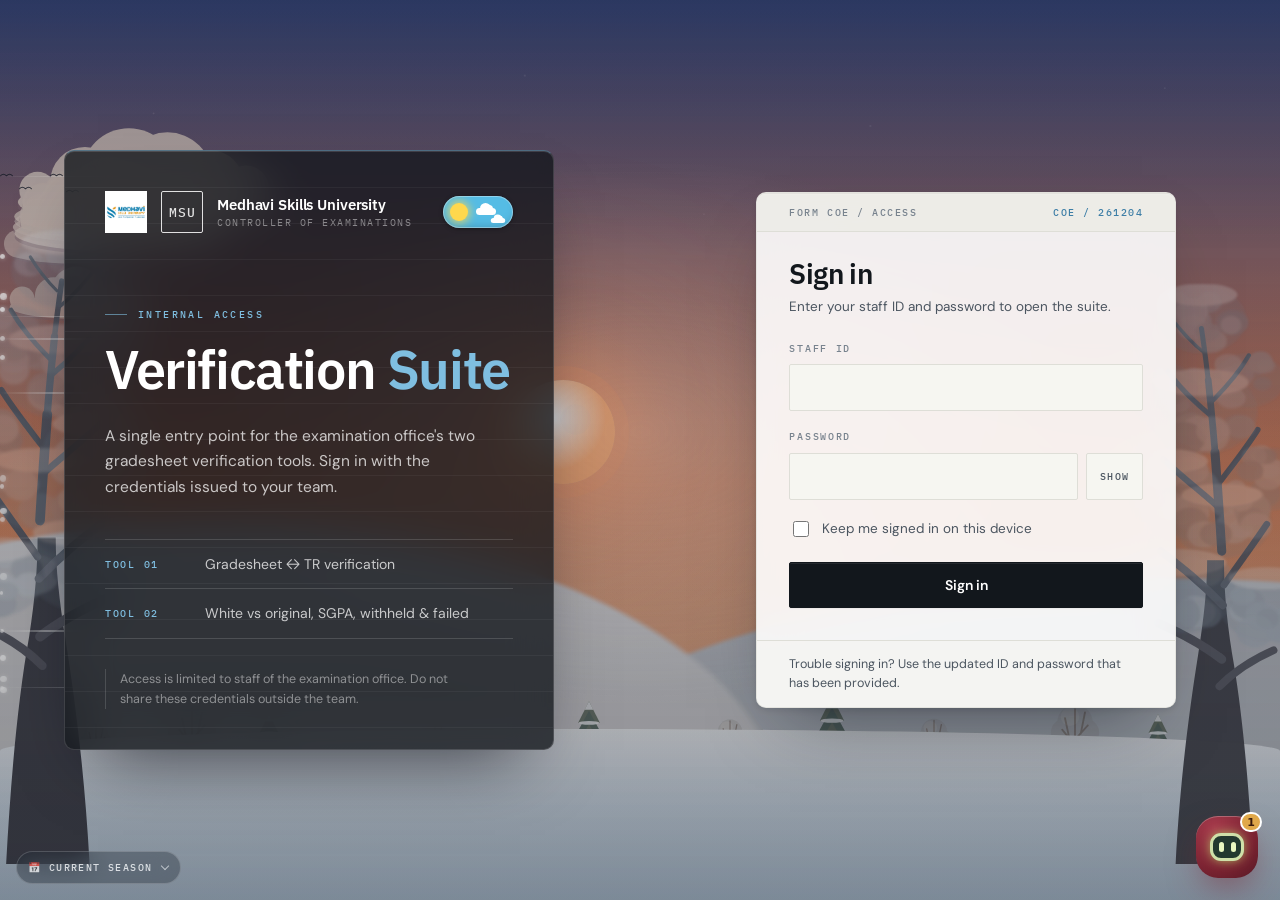
<file: index.html>
<!DOCTYPE html>
<html lang="en">
<head>
<meta charset="utf-8">
<meta name="viewport" content="width=device-width, initial-scale=1">
<title>Verification Suite — Controller of Examinations</title>
<meta name="description" content="Entry point for the examination verification tools used by the Controller of Examinations office.">
<meta name="robots" content="noindex, nofollow">
<meta name="color-scheme" content="light dark">

<!-- Theme is applied before first paint so the page never flashes the wrong mode. -->
<script>
(function () {
  try {
    var stored = localStorage.getItem("vsuite.theme");
    /* Light is the default. The system preference is no longer used, so a
       first visit always opens in light mode; dark is only applied when the
       user has chosen it before with the toggle. */
    var theme = (stored === "dark" || stored === "light") ? stored : "light";
    document.documentElement.setAttribute("data-theme", theme);
  } catch (e) {
    document.documentElement.setAttribute("data-theme", "light");
  }
})();
</script>

<link rel="preconnect" href="https://fonts.googleapis.com">
<link rel="preconnect" href="https://fonts.gstatic.com" crossorigin>
<link href="https://fonts.googleapis.com/css2?family=DM+Sans:wght@400;500;600;700&family=IBM+Plex+Mono:wght@400;500;600&family=IBM+Plex+Sans:wght@400;500;600;700&display=swap" rel="stylesheet">
<link rel="stylesheet" href="style.css">
<!-- seasonal background layer (add-on, loads after style.css so it can tint the accent) -->
<link rel="stylesheet" href="season.css">
</head>
<script src="mirage-companion-widget.js" defer></script>
<body class="is-booting">

<!-- ============================================================
     BOOT GATE — shown while the session check runs.
     Neither the login screen nor the portal is rendered until
     script.js decides which one to show.
     ============================================================ -->
<div class="boot" id="boot" role="status" aria-live="polite">
  <span class="boot__mark" aria-hidden="true"></span>
  <p class="boot__text">Checking session</p>
</div>


<!-- ============================================================
     SIGN-IN
     ============================================================ -->
<main class="auth" id="login" hidden>

  <section class="auth__brand">
    <div class="auth__brandInner">

      <div class="auth__top">
        <div class="brandmark">
          <img src="assets/logo.png" alt="" class="brandmark__img" data-logo>
          <span class="brandmark__fallback" data-logo-fallback hidden aria-hidden="true">MSU</span>
          <span class="brandmark__text">
            <strong data-org-name>Medhavi Skills University</strong>
            <span data-org-unit>Controller of Examinations</span>
          </span>
        </div>

        <button type="button" class="theme-toggle theme-toggle--onSlab" data-theme-toggle
                role="switch" aria-checked="false" aria-label="Dark theme" title="Switch to dark theme">
          <span class="sky" aria-hidden="true">
            <span class="sky__stars"><i></i><i></i><i></i><i></i><i></i></span>
            <span class="sky__sun"></span>
            <span class="sky__moon"></span>
            <span class="sky__cloud sky__cloud--1"></span>
            <span class="sky__cloud sky__cloud--2"></span>
          </span>
        </button>
      </div>

      <p class="auth__label">Internal access</p>

      <h1 class="auth__title">Verification <em>Suite</em></h1>

      <p class="auth__lede">
        A single entry point for the examination office's two gradesheet
        verification tools. Sign in with the credentials issued to your team.
      </p>

      <dl class="auth__facts">
        <div>
          <dt>Tool 01</dt>
          <dd>Gradesheet ↔ TR verification</dd>
        </div>
        <div>
          <dt>Tool 02</dt>
          <dd>White vs original, SGPA, withheld &amp; failed</dd>
        </div>
      </dl>

      <p class="auth__note">
        Access is limited to staff of the examination office. Do not share
        these credentials outside the team.
      </p>
    </div>
  </section>

  <section class="auth__panel">
    <div class="slip" id="slip">
      <header class="slip__head">
        <span class="slip__form">Form COE&nbsp;/ Access</span>
        <span class="slip__serial" data-serial>—</span>
      </header>

      <h2 class="slip__title">Sign in</h2>
      <p class="slip__sub">Enter your staff ID and password to open the suite.</p>

      <form class="form" id="loginForm" novalidate>
        <div class="field">
          <label for="userId">Staff ID</label>
          <input type="text" id="userId" name="userId"
                 autocomplete="username" autocapitalize="none"
                 spellcheck="false" required
                 aria-describedby="formError">
        </div>

        <div class="field">
          <label for="password">Password</label>
          <div class="field__row">
            <input type="password" id="password" name="password"
                   autocomplete="current-password" required
                   aria-describedby="formError">
            <button type="button" class="reveal-btn" id="togglePassword"
                    aria-pressed="false" aria-label="Show password">Show</button>
          </div>
        </div>

        <label class="check">
          <input type="checkbox" id="keepSignedIn">
          <span>Keep me signed in on this device</span>
        </label>

        <p class="form__error" id="formError" role="alert" hidden></p>

        <button type="submit" class="btn btn--primary btn--block" id="submitBtn">
          <span class="btn__label">Sign in</span>
        </button>
      </form>

      <p class="slip__foot">
        Trouble signing in? Use the updated ID and password that has been provided.
      </p>

      <!-- authentication confirmation state (id, class and .is-on hook unchanged) -->
      <div class="stamp" id="stamp" aria-hidden="true">
        <div class="stamp__ink">
          <span class="stamp__sigil" aria-hidden="true">
            <svg viewBox="0 0 46 46" fill="none" xmlns="http://www.w3.org/2000/svg">
              <circle cx="23" cy="23" r="21" stroke="currentColor" stroke-width="1" opacity=".18"/>
              <circle class="stamp__ring" cx="23" cy="23" r="21" stroke="currentColor" stroke-width="1.25"
                      stroke-linecap="round" transform="rotate(-90 23 23)"/>
              <path class="stamp__tick" d="M15 23.4 L20.6 29 L31 18.6" stroke="currentColor"
                    stroke-width="1.6" stroke-linecap="square" stroke-linejoin="miter"/>
            </svg>
          </span>
          <span class="stamp__word">Authenticated</span>
          <span class="stamp__line">Verification complete</span>
          <span class="stamp__meta" data-stamp-time></span>
        </div>
      </div>
    </div>
  </section>
</main>


<!-- ============================================================
     PORTAL (protected)
     ============================================================ -->
<div class="app" id="app" hidden>

  <header class="site-header" id="siteHeader">
    <div class="wrap site-header__inner">
      <a class="brandmark brandmark--sm" href="#overview">
        <img src="assets/logo.png" alt="" class="brandmark__img" data-logo>
        <span class="brandmark__fallback" data-logo-fallback hidden aria-hidden="true">MSU</span>
        <span class="brandmark__text">
          <strong>Verification Suite</strong>
          <span data-org-unit>Controller of Examinations</span>
        </span>
      </a>

      <nav class="nav" id="primaryNav" aria-label="Sections">
        <a href="#overview" class="nav__link" data-nav>Overview</a>
        <a href="#tools" class="nav__link" data-nav>Tools</a>
        <a href="#workflow" class="nav__link" data-nav>How it works</a>
        <a href="#about" class="nav__link" data-nav>About</a>
      </nav>

      <button type="button" class="theme-toggle" data-theme-toggle
              role="switch" aria-checked="false" aria-label="Dark theme" title="Switch to dark theme">
        <span class="sky" aria-hidden="true">
          <span class="sky__stars"><i></i><i></i><i></i><i></i><i></i></span>
          <span class="sky__sun"></span>
          <span class="sky__moon"></span>
          <span class="sky__cloud sky__cloud--1"></span>
          <span class="sky__cloud sky__cloud--2"></span>
        </span>
      </button>

      <div class="site-header__user">
        <span class="userchip" title="Signed in">
          <span class="userchip__dot" aria-hidden="true"></span>
          <span data-current-user>—</span>
        </span>
        <button type="button" class="btn btn--ghost btn--sm" id="logoutBtn">Sign out</button>
      </div>

      <button type="button" class="menu-btn" id="menuBtn"
              aria-expanded="false" aria-controls="mobileNav" aria-label="Open menu">
        <span aria-hidden="true"></span>
      </button>
    </div>

    <div class="mobile-nav" id="mobileNav" hidden>
      <a href="#overview" class="mobile-nav__link" data-nav>Overview</a>
      <a href="#tools" class="mobile-nav__link" data-nav>Tools</a>
      <a href="#workflow" class="mobile-nav__link" data-nav>How it works</a>
      <a href="#about" class="mobile-nav__link" data-nav>About</a>
      <div class="mobile-nav__foot">
        <span class="userchip"><span class="userchip__dot" aria-hidden="true"></span><span data-current-user>—</span></span>
        <button type="button" class="btn btn--ghost btn--sm" data-logout>Sign out</button>
      </div>
    </div>
  </header>

  <main>

    <!-- HERO -->
    <section class="hero" id="overview">
      <div class="wrap hero__grid">
        <div class="hero__copy reveal">
          <p class="eyebrow"><span>01</span> Overview</p>
          <h1 class="hero__title">
            <span class="hero__titleLine">Two verification tools for</span>
            <em>examination records.</em>
          </h1>
          <p class="hero__lede">
            The suite brings together the checks the examination office runs on
            gradesheets: comparing issued PDFs against the tabulated result,
            comparing white-background copies against sealed originals, and
            re-deriving the numbers printed on each sheet. Each tool runs on its
            own and produces an Excel report you can download.
          </p>
          <div class="hero__actions">
            <a href="#tools" class="btn btn--primary">Go to the tools <span aria-hidden="true">→</span></a>
            <a href="#workflow" class="btn btn--quiet">How it works</a>
          </div>

          <dl class="hero__meta">
            <div>
              <dt>Tools</dt>
              <dd>02</dd>
            </div>
            <div>
              <dt>Output</dt>
              <dd>Excel report</dd>
            </div>
            <div>
              <dt>Runs</dt>
              <dd>In your browser</dd>
            </div>
          </dl>
        </div>

        <!-- signature: a specimen comparison record -->
        <aside class="specimen reveal" aria-label="Illustration of a field-by-field comparison">
          <div class="specimen__head">
            <span>Specimen — field comparison</span>
            <span class="specimen__key" aria-hidden="true">TR · PDF</span>
          </div>

          <div class="specimen__cols" aria-hidden="true">
            <span>Field</span>
            <span>Tabulated result</span>
            <span>Gradesheet</span>
            <span></span>
          </div>

          <ul class="specimen__rows">
            <li class="ok"><span class="specimen__field">Registration No.</span><span class="specimen__val">23BSC0148</span><span class="specimen__val specimen__val--b">23BSC0148</span><span class="specimen__mark" aria-hidden="true">✓</span></li>
            <li class="ok"><span class="specimen__field">Credit structure</span><span class="specimen__val">3-0-0</span><span class="specimen__val specimen__val--b">3-0-0</span><span class="specimen__mark" aria-hidden="true">✓</span></li>
            <li class="bad"><span class="specimen__field">SGPA</span><span class="specimen__val">7.6</span><span class="specimen__val specimen__val--b">7.60</span><span class="specimen__mark" aria-hidden="true">✕</span></li>
            <li class="ok"><span class="specimen__field">Total credit points</span><span class="specimen__val">218</span><span class="specimen__val specimen__val--b">218</span><span class="specimen__mark" aria-hidden="true">✓</span></li>
            <li class="bad"><span class="specimen__field">Mother's name</span><span class="specimen__val">Sunita Devi</span><span class="specimen__val specimen__val--b">blank</span><span class="specimen__mark" aria-hidden="true">✕</span></li>
            <li class="ok"><span class="specimen__field">Course code</span><span class="specimen__val">MTL100 [T]</span><span class="specimen__val specimen__val--b">MTL100 [T]</span><span class="specimen__mark" aria-hidden="true">✓</span></li>
          </ul>

          <div class="specimen__tally" aria-hidden="true">
            <span class="specimen__tallyOk">04 matched</span>
            <span class="specimen__tallyBad">02 flagged</span>
          </div>

          <p class="specimen__foot">
            Every difference is written to the report with the field, both values
            and the kind of difference found.
          </p>
        </aside>
      </div>
    </section>

    <!-- TOOLS -->
    <section class="section section--tools" id="tools">
      <div class="wrap">
        <header class="section__head reveal">
          <p class="eyebrow"><span>02</span> Tools</p>
          <h2 class="section__title">Choose a <em>verification tool</em></h2>
          <p class="section__lede">
            The two tools are separate applications. Opening one does not affect
            the other, and you can come back here to switch at any time.
          </p>
        </header>

        <div class="tools">

          <!-- TOOL 01 -->
          <article class="tool tool--primary reveal">
            <div class="tool__index" aria-hidden="true">01</div>
            <div class="tool__body">
              <p class="tool__kicker">Gradesheet ↔ tabulated result</p>
              <h3 class="tool__name">Marksheet vs TR Verification</h3>
              <p class="tool__desc">
                Loads the TR spreadsheet and a batch of gradesheet PDFs, pairs
                them on registration number, and reports every field that does
                not agree — identity block, subject table, credit structure,
                marks and totals — in one Excel workbook.
              </p>

              <ul class="tool__badges" aria-hidden="true">
                <li>TR → PDF</li>
                <li>Match</li>
                <li>Course codes</li>
                <li>Marks</li>
                <li>Credits</li>
                <li>Excel report</li>
              </ul>

              <ul class="tool__list">
                <li>Reads the TR from a chosen worksheet; TR layout is auto-detected, with a manual override for the three known formats.</li>
                <li>Handles the transcript identity formats in use, including sheets without an ABC ID row, which are reported as N/A rather than blank.</li>
                <li>Checks subject rows by course code, falling back to course name, and flags duplicate or mispaired courses.</li>
                <li>Re-derives maximum marks, total credits, total credit points and the credit structure, then compares them with what the sheet prints.</li>
                <li>Runs several hundred PDFs in one pass, keeps going in a background tab, and lists any file with no readable text layer.</li>
              </ul>

              <a class="btn btn--primary tool__cta" data-tool="allInOne" href="#" rel="noopener">
                Open Marksheet vs TR Verification <span aria-hidden="true">→</span>
              </a>
            </div>
          </article>

          <!-- TOOL 02 -->
          <article class="tool tool--secondary reveal">
            <div class="tool__index" aria-hidden="true">02</div>
            <div class="tool__body">
              <p class="tool__kicker">Four checks in one toolkit</p>
              <h3 class="tool__name">White vs Original Verification</h3>
              <p class="tool__desc">
                A toolkit built around the white-background versus sealed-original
                comparison, with three related checks that use the same PDFs and
                TR. Each check produces its own numbered Excel report.
              </p>

              <ul class="tool__badges" aria-hidden="true">
                <li>White ↔ original</li>
                <li>SGPA</li>
                <li>Percentage</li>
                <li>Withheld</li>
                <li>Failed</li>
              </ul>

              <ul class="tool__modules">
                <li>
                  <span class="tool__moduleName">White vs original</span>
                  <span class="tool__moduleText">Pairs the two sets on registration number, then compares every identity field, course row, total, summary value and the publication date.</span>
                </li>
                <li>
                  <span class="tool__moduleName">SGPA &amp; percentage</span>
                  <span class="tool__moduleText">Recomputes percentage and SGPA from each sheet's own rows, along with row credit points, column totals and maximum marks.</span>
                </li>
                <li>
                  <span class="tool__moduleName">Withheld students</span>
                  <span class="tool__moduleText">Reads the TR and lists students whose grace cell carries a W, exporting every grace cell with its Excel row number.</span>
                </li>
                <li>
                  <span class="tool__moduleName">Failed candidates</span>
                  <span class="tool__moduleText">Pulls failed candidates from the PDFs, the TR, or both, and cross-checks the two lists to show who was found by only one source.</span>
                </li>
              </ul>

              <a class="btn btn--primary tool__cta" data-tool="whiteVsOriginal" href="#" rel="noopener">
                Open White vs Original <span aria-hidden="true">→</span>
              </a>
            </div>
          </article>

        </div>
      </div>
    </section>

    <!-- WORKFLOW -->
    <section class="section section--workflow" id="workflow">
      <div class="wrap">
        <header class="section__head reveal">
          <p class="eyebrow"><span>03</span> How it works</p>
          <h2 class="section__title">From sign-in to <em>report</em></h2>
        </header>

        <ol class="steps">
          <li class="step reveal">
            <span class="step__num">01</span>
            <h3 class="step__title">Sign in</h3>
            <p>Use the ID issued to the examination office team. Your session stays open in this browser until you sign out or it expires.</p>
          </li>
          <li class="step reveal">
            <span class="step__num">02</span>
            <h3 class="step__title">Pick the tool</h3>
            <p>Marksheet vs TR for gradesheets against the tabulated result; White vs Original for copy-to-copy comparison and the SGPA, withheld and failed checks.</p>
          </li>
          <li class="step reveal">
            <span class="step__num">03</span>
            <h3 class="step__title">Load the files and run</h3>
            <p>Add the TR workbook and the PDFs inside the tool, choose the format options if auto-detection needs a correction, then run the check.</p>
          </li>
          <li class="step reveal">
            <span class="step__num">04</span>
            <h3 class="step__title">Download and come back</h3>
            <p>Save the Excel report, then return to this page whenever you need the other tool. The two applications keep their own state.</p>
          </li>
        </ol>
      </div>
    </section>

    <!-- ABOUT / NOTICE -->
    <section class="section section--about" id="about">
      <div class="wrap about">
        <div class="about__col reveal">
          <p class="eyebrow"><span>04</span> About</p>
          <h2 class="section__title">One door, <em>two independent tools</em></h2>
          <p>
            This portal holds no verification logic of its own. It signs you in,
            explains what each tool does, and links to the two applications,
            which are maintained as separate projects and can be updated
            independently of this page.
          </p>
          <p>
            Both tools are built to run in the browser: files are read by the
            page you open them in, and the reports are generated on your machine.
            This portal itself never receives a file. If you need this behaviour
            confirmed for a compliance record, verify it against the source of
            each application rather than relying on this summary.
          </p>
        </div>

        <aside class="notice reveal">
          <h3 class="notice__title">Handling of documents</h3>
          <ul class="notice__list">
            <li>Sign-in here controls access to the portal page only. It does not encrypt or protect the documents you work with.</li>
            <li>Downloaded reports are ordinary Excel files. Store them where your office normally keeps examination records.</li>
            <li>Sign out when you are finished on a shared computer, and avoid leaving reports in a shared downloads folder.</li>
            <li>Report anything that looks wrong in a result to the examination office before acting on it.</li>
          </ul>
        </aside>
      </div>
    </section>

  </main>

  <footer class="site-footer">
    <div class="wrap site-footer__inner">
      <div class="brandmark brandmark--sm">
        <img src="assets/logo.png" alt="" class="brandmark__img" data-logo>
        <span class="brandmark__fallback" data-logo-fallback hidden aria-hidden="true">MSU</span>
        <span class="brandmark__text">
          <strong data-org-name>Medhavi Skills University</strong>
          <span data-org-unit>Controller of Examinations</span>
        </span>
      </div>
      <p class="site-footer__meta">
        Internal verification suite · <span data-year>2026</span><br>
        For use by authorised examination office staff.
      </p>
    </div>
  </footer>
</div>

<!-- ============================================================
     SIGN-IN LOADING SCREEN
     Shown only between a successful sign-in and the portal.
     Purely presentational: it holds no authentication logic.
     ============================================================ -->
<div class="signin-load" id="signinLoad" hidden role="status" aria-live="polite">
  <div class="signin-load__stage">

    <div class="signin-load__brand">
      <img src="assets/logo.png" alt="" class="signin-load__logo" data-logo>
      <span class="brandmark__fallback" data-logo-fallback hidden aria-hidden="true">MSU</span>
      <span class="signin-load__brandText">
        <strong>Verification Suite</strong>
        <span data-org-unit>Controller of Examinations</span>
      </span>
    </div>

    <div class="signin-load__scene" id="signinScene">

      <!-- LANDSCAPE — every layer scrolls at its own speed (parallax), driven from
           script.js. The sun is the only layer that never moves. -->
      <div class="signin-load__world" aria-hidden="true">
        <div class="signin-load__sky"></div>
        <div class="signin-load__sun"></div>
        <div class="signin-load__layer signin-load__clouds"    data-parallax="0.06" data-tile="720" data-drift="14"></div>
        <div class="signin-load__layer signin-load__mountains" data-parallax="0.12" data-tile="520"></div>
        <div class="signin-load__layer signin-load__hills"     data-parallax="0.30" data-tile="420"></div>
        <div class="signin-load__layer signin-load__treesBack" data-parallax="0.62" data-tile="300"></div>
        <div class="signin-load__street">
          <div class="signin-load__layer signin-load__lane"    data-parallax="1"    data-tile="64"></div>
        </div>
        <div class="signin-load__layer signin-load__verge"     data-parallax="1.35" data-tile="380"></div>
      </div>

      <!-- the confirmation that appears in the space the truck leaves behind -->
      <div class="signin-load__seal" id="signinSeal" aria-hidden="true">
        <span class="signin-load__sealSigil">
          <svg viewBox="0 0 46 46" fill="none" xmlns="http://www.w3.org/2000/svg">
            <circle cx="23" cy="23" r="21" stroke="currentColor" stroke-width="1" opacity=".18"/>
            <circle class="signin-load__ring" cx="23" cy="23" r="21" stroke="currentColor" stroke-width="1.25"
                    stroke-linecap="round" transform="rotate(-90 23 23)"/>
            <path class="signin-load__tick" d="M15 23.4 L20.6 29 L31 18.6" stroke="currentColor"
                  stroke-width="1.6" stroke-linecap="square" stroke-linejoin="miter"/>
          </svg>
        </span>
        <span class="signin-load__sealWord">Authenticated</span>
      </div>

      <div class="signin-load__track" id="signinTrack">
        <div class="signin-load__truck" id="signinTruck">
          <span class="signin-load__exhaust" aria-hidden="true"></span>

          <svg viewBox="0 0 120 64" width="90" height="48" fill="none" xmlns="http://www.w3.org/2000/svg">
            <ellipse cx="60" cy="54" rx="52" ry="4" fill="#000" opacity=".18"/>
            <rect x="10" y="38" width="92" height="6" rx="2" fill="#0B1A2B"/>
            <rect x="10" y="10" width="56" height="30" rx="3" fill="#F2A354"/>
            <rect x="10" y="10" width="56" height="30" rx="3" stroke="#B9611C"/>
            <line x1="24" y1="10" x2="24" y2="40" stroke="#B9611C" opacity=".55"/>
            <line x1="38" y1="10" x2="38" y2="40" stroke="#B9611C" opacity=".55"/>
            <line x1="52" y1="10" x2="52" y2="40" stroke="#B9611C" opacity=".55"/>
            <rect x="10" y="10" width="56" height="4" rx="2" fill="#F7B37A"/>
            <path d="M66 40V19c0-1.7 1.3-3 3-3h19c1.5 0 2.9.8 3.6 2.1l8.8 15.3c.4.7.6 1.5.6 2.3V40H66Z" fill="#EAF0F6" stroke="#B9C6D3"/>
            <path d="M71 20h16.5c.6 0 1.2.3 1.5.9l4.8 8.6c.5.9-.2 2-1.2 2H71V20Z" fill="#6FA0C7" stroke="#4E7EA3" stroke-width=".75"/>
            <line x1="80" y1="20" x2="80" y2="40" stroke="#B9C6D3"/>
            <rect x="83" y="34" width="4" height="1.6" rx=".8" fill="#9FB2C6"/>
            <rect x="98.5" y="33" width="3.5" height="4" rx="1" fill="#FBD98C"/>
            <rect x="9" y="40" width="94" height="3" rx="1.4" fill="#0B1A2B" opacity=".35"/>
            <path d="M22 44a10 10 0 0 1 20 0Z" fill="#0B1A2B"/>
            <path d="M74 44a10 10 0 0 1 20 0Z" fill="#0B1A2B"/>

            <!-- REAR WHEEL — tire fixed at 32,46 r=9; only the hub group rotates -->
            <g id="signinWheelBack" class="signin-load__wheel">
              <circle cx="32" cy="46" r="9" fill="#16324D"/>
              <circle cx="32" cy="46" r="9" stroke="#0B1A2B" stroke-width="1.5"/>
              <g id="signinWheelBackSpin" class="signin-load__wheelSpin">
                <line x1="32" y1="39.5" x2="32" y2="43" stroke="#DCE4EC" stroke-width="1.5" stroke-linecap="round"/>
                <line x1="38.5" y1="46" x2="35" y2="46" stroke="#DCE4EC" stroke-width="1.5" stroke-linecap="round"/>
                <line x1="32" y1="52.5" x2="32" y2="49" stroke="#DCE4EC" stroke-width="1.5" stroke-linecap="round"/>
                <line x1="25.5" y1="46" x2="29" y2="46" stroke="#DCE4EC" stroke-width="1.5" stroke-linecap="round"/>
                <circle cx="32" cy="46" r="3.2" fill="#DCE4EC"/>
                <circle cx="32" cy="46" r="1.2" fill="#16324D"/>
              </g>
            </g>

            <!-- FRONT WHEEL — tire fixed at 84,46 r=9; only the hub group rotates -->
            <g id="signinWheelFront" class="signin-load__wheel">
              <circle cx="84" cy="46" r="9" fill="#16324D"/>
              <circle cx="84" cy="46" r="9" stroke="#0B1A2B" stroke-width="1.5"/>
              <g id="signinWheelFrontSpin" class="signin-load__wheelSpin">
                <line x1="84" y1="39.5" x2="84" y2="43" stroke="#DCE4EC" stroke-width="1.5" stroke-linecap="round"/>
                <line x1="90.5" y1="46" x2="87" y2="46" stroke="#DCE4EC" stroke-width="1.5" stroke-linecap="round"/>
                <line x1="84" y1="52.5" x2="84" y2="49" stroke="#DCE4EC" stroke-width="1.5" stroke-linecap="round"/>
                <line x1="77.5" y1="46" x2="81" y2="46" stroke="#DCE4EC" stroke-width="1.5" stroke-linecap="round"/>
                <circle cx="84" cy="46" r="3.2" fill="#DCE4EC"/>
                <circle cx="84" cy="46" r="1.2" fill="#16324D"/>
              </g>
            </g>
          </svg>
        </div>
      </div>
    </div>

    <!-- progress bar (was the thin "road" line; id kept for script.js) -->
    <div class="signin-load__road">
      <span class="signin-load__roadFill" id="signinRoadFill"></span>
    </div>

    <p class="signin-load__text" id="signinText">Opening the verification suite</p>
    <p class="signin-load__sub" id="signinSub">Preparing your session</p>
    <p class="signin-load__pct" id="signinPct">0%</p>

  </div>
</div>

<script src="script.js"></script>
<!-- seasonal background layer (add-on, never touches authentication) -->
<script src="season.js"></script>
</body>
</html>
</file>
<file: style.css>
/* ============================================================
   VERIFICATION SUITE — stylesheet
   Controller of Examinations · internal records system

   1.  Theme tokens (light + dark)
   2.  Base + utilities
   3.  Brandmark
   4.  Theme toggle
   5.  Buttons + form controls
   6.  Boot gate
   7.  Sign-in screen (slip + authentication confirmation)
   8.  Portal header + navigation
   9.  Hero + specimen record
   10. Sections + tool modules
   11. Workflow steps
   12. About + notice
   13. Footer
   14. Motion, reveals + responsive
   ============================================================ */

/* ---------- 1. Theme tokens ---------- */
:root{
  color-scheme: light;

  /* surfaces */
  --paper:      #F1F1EC;   /* page */
  --surface:    #FFFFFF;   /* card */
  --surface-2:  #F6F6F1;   /* quiet fill / banded rows */
  --surface-3:  #EDEDE6;   /* form bands */

  /* text */
  --ink:        #12171C;
  --ink-soft:   #4B5560;
  --ink-faint:  #78838E;

  /* lines */
  --rule:        #DEDED7;
  --rule-soft:   #E9E9E2;
  --rule-strong: #C3C3B8;

  /* accents */
  --seal:       #0E7C87;   /* institutional accent: turquoise */
  --seal-deep:  #0A5B64;
  --seal-tint:  rgba(14,124,135,.09);
  --verify:     #2E6B4F;   /* matched */
  --flag:       #AE3E2D;   /* mismatched */
  --flag-tint:  rgba(174,62,45,.07);
  --flag-ink:   #7D2C1F;

  /* dark slab: sign-in panel, primary tool module */
  --slab:         #12171C;
  --slab-2:       rgba(255,255,255,.035);
  --on-slab:      #FFFFFF;
  --on-slab-soft: rgba(255,255,255,.74);
  --on-slab-faint:rgba(255,255,255,.46);
  --slab-rule:    rgba(255,255,255,.14);
  --slab-accent:  #5CC9D4;   /* teal, tuned for the dark slab */

  /* primary button */
  --primary-bg:       var(--slab);
  --primary-bg-hover: #000000;
  --primary-fg:       #FFFFFF;

  /* chrome */
  --header-bg: rgba(241,241,236,.88);
  --overlay:   rgba(255,255,255,.94);
  --grid-line: rgba(18,23,28,.04);

  --shadow-sm:   0 1px 1px rgba(18,23,28,.04);
  --shadow:      0 1px 2px rgba(18,23,28,.05), 0 12px 28px -22px rgba(18,23,28,.30);
  --shadow-lift: 0 1px 3px rgba(18,23,28,.06), 0 22px 44px -28px rgba(18,23,28,.34);

  /* type */
  --font-display: "IBM Plex Sans", system-ui, -apple-system, "Segoe UI", Arial, sans-serif;
  --font-body:    "DM Sans", system-ui, -apple-system, "Segoe UI", Arial, sans-serif;
  --font-mono:    "IBM Plex Mono", ui-monospace, "SFMono-Regular", Menlo, Consolas, monospace;

  /* metrics */
  --wrap: 1200px;
  --gutter: clamp(20px, 5vw, 56px);
  --radius: 2px;
  --radius-lg: 3px;
  --rail: 74px;
  --ease: cubic-bezier(.22,.61,.36,1);
  --ease-draw: cubic-bezier(.4,0,.2,1);
}

[data-theme="dark"]{
  color-scheme: dark;

  --paper:      #0A0E12;
  --surface:    #11161C;
  --surface-2:  #161D25;
  --surface-3:  #1A222B;

  --ink:        #F2F4F6;
  --ink-soft:   #9AA5B0;
  --ink-faint:  #76818C;

  --rule:        rgba(255,255,255,.10);
  --rule-soft:   rgba(255,255,255,.055);
  --rule-strong: rgba(255,255,255,.20);

  --seal:       #45C6D2;
  --seal-deep:  #7BDCE5;
  --seal-tint:  rgba(69,198,210,.14);
  --verify:     #5FBF92;
  --flag:       #E0796A;
  --flag-tint:  rgba(224,121,106,.10);
  --flag-ink:   #F0A99D;

  --slab:         #1A222C;
  --slab-2:       rgba(255,255,255,.04);
  --on-slab:      #F2F4F6;
  --on-slab-soft: rgba(242,244,246,.72);
  --on-slab-faint:rgba(242,244,246,.46);
  --slab-rule:    rgba(255,255,255,.12);
  --slab-accent:  #5FD3DE;

  --primary-bg:       #F2F4F6;
  --primary-bg-hover: #FFFFFF;
  --primary-fg:       #0A0E12;

  --header-bg: rgba(10,14,18,.86);
  --overlay:   rgba(10,14,18,.94);
  --grid-line: rgba(255,255,255,.035);

  --shadow-sm:   0 1px 2px rgba(0,0,0,.44);
  --shadow:      0 1px 2px rgba(0,0,0,.44), 0 16px 36px -26px rgba(0,0,0,.85);
  --shadow-lift: 0 2px 6px rgba(0,0,0,.48), 0 26px 54px -30px rgba(0,0,0,.9);
}

/* short cross-fade only while the theme is being switched */
html.theme-switching,
html.theme-switching *,
html.theme-switching *::before,
html.theme-switching *::after{
  transition: background-color .26s var(--ease),
              border-color .26s var(--ease),
              color .26s var(--ease),
              fill .26s var(--ease),
              stroke .26s var(--ease),
              box-shadow .26s var(--ease) !important;
}

/* ---------- 2. Base ---------- */
*,*::before,*::after{ box-sizing:border-box; }

html{ -webkit-text-size-adjust:100%; scroll-behavior:smooth; }

/* keep sticky-header height clear of anchored sections */
section[id]{ scroll-margin-top:88px; }

body{
  margin:0;
  background:var(--paper);
  color:var(--ink);
  font-family:var(--font-body);
  font-size:16px;
  line-height:1.6;
  overflow-x:hidden;
  -webkit-font-smoothing:antialiased;
  text-rendering:optimizeLegibility;
}

body.is-booting{ overflow:hidden; }

img{ max-width:100%; height:auto; }

h1,h2,h3{
  font-family:var(--font-display);
  font-weight:600;
  line-height:1.14;
  letter-spacing:-.017em;
  margin:0;
}
p{ margin:0; }
ul,ol{ margin:0; padding:0; list-style:none; }

a{ color:inherit; }

:focus-visible{
  outline:2px solid var(--seal);
  outline-offset:3px;
  border-radius:1px;
}

.wrap{
  width:100%;
  max-width:var(--wrap);
  margin-inline:auto;
  padding-inline:var(--gutter);
}

/* ruled section label: 01 — Overview ————— */
.eyebrow{
  display:flex;
  align-items:center;
  gap:10px;
  margin-bottom:20px;
  font-family:var(--font-mono);
  font-size:10.5px;
  font-weight:500;
  letter-spacing:.2em;
  text-transform:uppercase;
  color:var(--ink-faint);
}
.eyebrow span{
  display:inline-flex;
  align-items:center;
  gap:10px;
  color:var(--seal);
}
.eyebrow span::after{
  content:"";
  display:block;
  width:16px;
  height:1px;
  background:var(--rule-strong);
}
.eyebrow::after{
  content:"";
  flex:1;
  height:1px;
  background:var(--rule);
}

/* ---------- 3. Brandmark ---------- */
.brandmark{
  display:flex;
  align-items:center;
  gap:14px;
  text-decoration:none;
}
.brandmark__img{
  width:auto;
  height:42px;
  max-width:150px;
  object-fit:contain;
  display:block;
}
.brandmark__fallback{
  display:grid;
  place-items:center;
  width:42px; height:42px;
  border:1px solid currentColor;
  border-radius:var(--radius);
  font-family:var(--font-mono);
  font-size:12.5px;
  font-weight:500;
  letter-spacing:.08em;
  opacity:.85;
}
.brandmark__text{ display:flex; flex-direction:column; gap:3px; line-height:1.2; }
.brandmark__text strong{
  font-family:var(--font-display);
  font-size:15px;
  font-weight:600;
  letter-spacing:-.008em;
}
.brandmark__text span{
  font-family:var(--font-mono);
  font-size:9.5px;
  font-weight:400;
  letter-spacing:.16em;
  text-transform:uppercase;
  color:var(--ink-faint);
}
.brandmark--sm .brandmark__img{ height:34px; }
.brandmark--sm .brandmark__fallback{ width:34px; height:34px; font-size:11px; }

/* ---------- 4. Theme toggle (animated sky) ---------- */
/*
   The control is a small sky scene. Day and night are driven entirely by
   [data-theme] on <html>, so the JavaScript that flips the theme did not
   change: it still just sets that attribute.

   The transitions below are marked !important because html.theme-switching
   applies a short blanket transition with !important while the theme flips,
   which would otherwise cancel the sun, moon, cloud and star movement.
*/
.theme-toggle{
  flex:none;
  display:inline-flex;
  align-items:center;
  padding:0;
  border:0;
  background:none;
  cursor:pointer;
  border-radius:99px;
  -webkit-tap-highlight-color:transparent;
}
.theme-toggle:focus-visible{
  outline:2px solid var(--seal);
  outline-offset:3px;
}

.sky{
  position:relative;
  display:block;
  width:70px;
  height:32px;
  border-radius:99px;
  overflow:hidden;
  background:#55bce5;
  box-shadow:
    inset 0 0 0 1px rgba(255,255,255,.28),
    inset 0 -6px 12px -8px rgba(0,0,0,.35),
    0 1px 3px rgba(0,0,0,.18);
  transition:background-color 1.4s var(--ease), box-shadow .3s var(--ease) !important;
}
[data-theme="dark"] .sky{ background:#08275c; }
.theme-toggle:hover .sky{
  box-shadow:
    inset 0 0 0 1px rgba(255,255,255,.45),
    inset 0 -6px 12px -8px rgba(0,0,0,.35),
    0 1px 3px rgba(0,0,0,.18);
}

/* sun: sits left in day, slides out and shrinks away at night */
.sky__sun{
  position:absolute;
  top:7px;
  left:7px;
  width:18px;
  height:18px;
  border-radius:50%;
  background:#ffd84d;
  box-shadow:0 0 9px 2px rgba(255,216,77,.75);
  opacity:1;
  transform:scale(1);
  transition:left 1.4s var(--ease), opacity 1s var(--ease), transform 1.4s var(--ease) !important;
}
[data-theme="dark"] .sky__sun{
  left:-24px;
  opacity:0;
  transform:scale(.6);
}

/* moon: waits off the right edge in day, slides in at night */
.sky__moon{
  position:absolute;
  top:8px;
  right:-24px;
  width:16px;
  height:16px;
  border-radius:50%;
  background:#eef2f6;
  box-shadow:0 0 8px rgba(255,255,255,.55);
  opacity:0;
  transform:scale(.85);
  transition:right 1.4s var(--ease), opacity 1s var(--ease), transform 1.4s var(--ease) !important;
}
[data-theme="dark"] .sky__moon{
  right:9px;
  opacity:1;
  transform:scale(1);
}

/* clouds: drift off to the right as night falls */
.sky__cloud{
  position:absolute;
  width:20px;
  height:7px;
  border-radius:99px;
  background:#fff;
  opacity:1;
  transition:transform 1.4s var(--ease), opacity 1s var(--ease) !important;
}
.sky__cloud::before,
.sky__cloud::after{
  content:"";
  position:absolute;
  background:#fff;
  border-radius:50%;
}
.sky__cloud::before{ width:11px; height:11px; left:4px; top:-5px; }
.sky__cloud::after{  width:8px;  height:8px;  right:3px; top:-3px; }

.sky__cloud--1{ top:12px; left:33px; transform:translateX(0) scale(1); }
.sky__cloud--2{ top:21px; left:45px; transform:translateX(0) scale(.72); }
[data-theme="dark"] .sky__cloud--1{ opacity:0; transform:translateX(28px) scale(1); }
[data-theme="dark"] .sky__cloud--2{ opacity:0; transform:translateX(28px) scale(.72); }

/* stars: fade up once the sky has darkened */
.sky__stars{
  position:absolute;
  inset:0;
  opacity:0;
  transition:opacity 1.4s var(--ease) !important;
}
[data-theme="dark"] .sky__stars{ opacity:1; }
.sky__stars i{
  position:absolute;
  display:block;
  width:2px;
  height:2px;
  border-radius:50%;
  background:#fff;
  box-shadow:0 0 3px rgba(255,255,255,.9);
}
.sky__stars i:nth-child(1){ left:9px;  top:8px;  }
.sky__stars i:nth-child(2){ left:18px; top:20px; width:1.5px; height:1.5px; }
.sky__stars i:nth-child(3){ left:28px; top:6px;  }
.sky__stars i:nth-child(4){ left:36px; top:22px; }
.sky__stars i:nth-child(5){ left:40px; top:6px; width:1.5px; height:1.5px; }

/* the toggle sitting on the dark sign-in slab needs a touch more contrast */
.theme-toggle--onSlab .sky{
  box-shadow:
    inset 0 0 0 1px rgba(255,255,255,.34),
    inset 0 -6px 12px -8px rgba(0,0,0,.35),
    0 1px 4px rgba(0,0,0,.35);
}

@media (prefers-reduced-motion: reduce){
  .sky,
  .sky__sun,
  .sky__moon,
  .sky__cloud,
  .sky__stars{ transition:none !important; }
}

/* ---------- 5. Buttons + controls ---------- */
.btn{
  --btn-bg:transparent;
  --btn-fg:var(--ink);
  --btn-bd:var(--rule-strong);
  position:relative;
  display:inline-flex;
  align-items:center;
  justify-content:center;
  gap:10px;
  min-height:46px;
  padding:0 20px;
  border:1px solid var(--btn-bd);
  border-radius:var(--radius);
  background:var(--btn-bg);
  color:var(--btn-fg);
  font-family:var(--font-body);
  font-size:14px;
  font-weight:600;
  letter-spacing:.004em;
  text-decoration:none;
  cursor:pointer;
  transition:background-color .2s var(--ease), color .2s var(--ease),
             border-color .2s var(--ease), box-shadow .2s var(--ease);
}
.btn span[aria-hidden="true"]{
  display:inline-block;
  transition:transform .24s var(--ease);
}
.btn:hover span[aria-hidden="true"]{ transform:translateX(3px); }

.btn--primary{
  --btn-bg:var(--primary-bg);
  --btn-fg:var(--primary-fg);
  --btn-bd:var(--primary-bg);
  box-shadow:inset 0 1px 0 rgba(255,255,255,.08), var(--shadow-sm);
}
.btn--primary:hover{
  --btn-bg:var(--primary-bg-hover);
  --btn-bd:var(--primary-bg-hover);
}

.btn--quiet{ --btn-bg:transparent; --btn-fg:var(--ink); --btn-bd:var(--rule-strong); }
.btn--quiet:hover{ --btn-bd:var(--seal); --btn-fg:var(--seal); --btn-bg:var(--seal-tint); }

.btn--ghost{
  --btn-bd:var(--rule);
  --btn-bg:var(--surface);
}
.btn--ghost:hover{ --btn-bd:var(--rule-strong); }

.btn--sm{ min-height:34px; padding:0 13px; font-size:12.5px; }
.btn--block{ width:100%; }
.btn[disabled],
.btn[aria-disabled="true"]{ opacity:.48; pointer-events:none; }

.btn.is-busy{ cursor:progress; }
.btn.is-busy .btn__label{ opacity:.72; }
.btn.is-busy::after{
  content:"";
  position:absolute;
  right:18px;
  width:13px; height:13px;
  border:1.5px solid currentColor;
  border-top-color:transparent;
  border-radius:50%;
  opacity:.75;
  animation:spin 700ms linear infinite;
}

.field{ margin-bottom:18px; }
.field label{
  display:block;
  font-family:var(--font-mono);
  font-size:9.5px;
  font-weight:500;
  letter-spacing:.18em;
  text-transform:uppercase;
  color:var(--ink-faint);
  margin-bottom:8px;
}
.field input[type="text"],
.field input[type="password"]{
  width:100%;
  padding:12px 13px;
  border:1px solid var(--rule);
  border-radius:var(--radius);
  background:var(--surface-2);
  font-family:var(--font-body);
  font-size:16px;
  font-weight:500;
  letter-spacing:.006em;
  color:var(--ink);
  caret-color:var(--seal);
  transition:border-color .2s var(--ease), box-shadow .2s var(--ease),
             background-color .2s var(--ease);
}
.field input::placeholder{ color:var(--ink-faint); }
.field input:hover{ border-color:var(--rule-strong); }
.field input:focus{
  outline:none;
  background:var(--surface);
  border-color:var(--seal);
  box-shadow:0 0 0 3px var(--seal-tint);
}
.field__row{ display:flex; align-items:stretch; gap:8px; }
.field__row input{ flex:1; min-width:0; }

.reveal-btn{
  flex:none;
  display:grid;
  place-items:center;
  border:1px solid var(--rule);
  border-radius:var(--radius);
  background:var(--surface-2);
  padding:0 13px;
  font-family:var(--font-mono);
  font-size:10px;
  font-weight:500;
  letter-spacing:.14em;
  text-transform:uppercase;
  color:var(--ink-soft);
  cursor:pointer;
  transition:color .2s var(--ease), border-color .2s var(--ease),
             background-color .2s var(--ease);
}
.reveal-btn:hover{ color:var(--seal); border-color:var(--seal); background:var(--surface); }

.check{
  display:flex;
  align-items:center;
  gap:10px;
  font-size:13.5px;
  color:var(--ink-soft);
  margin:2px 0 22px;
  cursor:pointer;
}
.check input{ width:16px; height:16px; accent-color:var(--seal); }

.form__error{
  position:relative;
  border:1px solid var(--rule);
  border-left:2px solid var(--flag);
  border-radius:var(--radius);
  background:var(--flag-tint);
  padding:11px 14px;
  margin-bottom:18px;
  font-size:13px;
  line-height:1.5;
  color:var(--flag-ink);
}
.form__error strong{
  display:block;
  font-family:var(--font-display);
  font-weight:600;
  font-size:13.5px;
  letter-spacing:-.005em;
  margin-bottom:1px;
}
.form__error.is-info{
  border-color:var(--rule);
  border-left-color:var(--seal);
  background:var(--surface-2);
  color:var(--ink-soft);
}
.form__error.is-info strong{ color:var(--ink); }

/* ---------- 6. Boot gate ---------- */
.boot{
  position:fixed;
  inset:0;
  display:grid;
  place-content:center;
  justify-items:center;
  gap:18px;
  background:var(--paper);
  z-index:80;
}
.boot[hidden]{ display:none; }
.boot__mark{
  width:24px; height:24px;
  border:1px solid var(--rule-strong);
  border-top-color:var(--seal);
  border-radius:50%;
  animation:spin 900ms linear infinite;
}
.boot__text{
  font-family:var(--font-mono);
  font-size:10px;
  letter-spacing:.24em;
  text-transform:uppercase;
  color:var(--ink-faint);
}
@keyframes spin{ to{ transform:rotate(360deg); } }

/* ---------- 7. Sign-in ---------- */
.auth{
  min-height:100vh;
  min-height:100dvh;
  display:grid;
  grid-template-columns:1.02fr .98fr;
}
.auth[hidden]{ display:none; }

.auth__brand{
  background:var(--slab);
  color:var(--on-slab);
  padding:clamp(34px,5vw,72px);
  display:flex;
  align-items:center;
  position:relative;
  overflow:hidden;
}
/* ruled-ledger texture */
.auth__brand::after{
  content:"";
  position:absolute;
  inset:0;
  background-image:repeating-linear-gradient(
    to bottom, rgba(255,255,255,.035) 0 1px, transparent 1px 36px);
  pointer-events:none;
}
/* ledger margin rule */
.auth__brand::before{
  content:"";
  position:absolute;
  top:0; bottom:0;
  left:clamp(20px,3.2vw,46px);
  width:1px;
  background:rgba(255,255,255,.09);
  pointer-events:none;
}
.auth__brandInner{ position:relative; z-index:1; width:100%; max-width:490px; }
.auth__brand .brandmark__text span{ color:var(--on-slab-faint); }
.auth__brand .brandmark__fallback{ color:var(--on-slab); }

.auth__top{
  display:flex;
  align-items:center;
  justify-content:space-between;
  gap:20px;
}

.auth__label{
  display:flex;
  align-items:center;
  gap:11px;
  margin-top:clamp(40px,6vw,74px);
  font-family:var(--font-mono);
  font-size:10px;
  font-weight:500;
  letter-spacing:.24em;
  text-transform:uppercase;
  color:var(--slab-accent);
}
.auth__label::before{
  content:"";
  width:22px;
  height:1px;
  background:var(--slab-accent);
  opacity:.6;
}
.auth__title{
  font-size:clamp(36px,4.4vw,54px);
  font-weight:600;
  letter-spacing:-.026em;
  padding-bottom:.06em;
  margin:16px 0 20px;
}
.auth__title em{
  font-style:normal;
  font-weight:600;
  color:var(--slab-accent);
}
.auth__lede{
  font-size:15.5px;
  line-height:1.66;
  color:var(--on-slab-soft);
  max-width:44ch;
}
.auth__facts{
  margin:38px 0 0;
  border-top:1px solid var(--slab-rule);
}
.auth__facts > div{
  display:grid;
  grid-template-columns:82px 1fr;
  gap:18px;
  padding:13px 0;
  border-bottom:1px solid var(--slab-rule);
}
.auth__facts dt{
  font-family:var(--font-mono);
  font-size:9.5px;
  font-weight:500;
  letter-spacing:.18em;
  text-transform:uppercase;
  color:var(--slab-accent);
  padding-top:4px;
}
.auth__facts dd{ margin:0; font-size:14px; color:var(--on-slab-soft); }

.auth__note{
  margin-top:30px;
  padding-left:14px;
  border-left:1px solid var(--slab-rule);
  font-size:12.5px;
  line-height:1.62;
  color:var(--on-slab-faint);
  max-width:46ch;
}

.auth__panel{
  position:relative;
  display:grid;
  place-items:center;
  padding:clamp(28px,5vw,64px) var(--gutter);
  background:var(--paper);
}
.auth__panel::before{
  content:"";
  position:absolute;
  inset:0;
  background-image:
    linear-gradient(to right, var(--grid-line) 1px, transparent 1px),
    linear-gradient(to bottom, var(--grid-line) 1px, transparent 1px);
  background-size:44px 44px;
  pointer-events:none;
}

/* the sign-in slip — a form document, not a floating card */
.slip{
  --slip-pad: clamp(22px,3vw,32px);
  position:relative;
  z-index:1;
  overflow:hidden;
  width:100%;
  max-width:420px;
  background:var(--surface);
  border:1px solid var(--rule);
  border-top:2px solid var(--seal);
  border-radius:var(--radius-lg);
  padding:0 var(--slip-pad) 0;
  box-shadow:var(--shadow);
}
.slip.is-shaking{ animation:shake .42s var(--ease); }
@keyframes shake{
  0%,100%{ transform:translateX(0); }
  18%{ transform:translateX(-6px); }
  38%{ transform:translateX(5px); }
  60%{ transform:translateX(-3px); }
  82%{ transform:translateX(2px); }
}

/* full-bleed form band */
.slip__head{
  display:flex;
  justify-content:space-between;
  align-items:baseline;
  gap:12px;
  margin-inline:calc(var(--slip-pad) * -1);
  padding:11px var(--slip-pad);
  background:var(--surface-3);
  border-bottom:1px solid var(--rule);
  font-family:var(--font-mono);
  font-size:9.5px;
  font-weight:500;
  letter-spacing:.16em;
  text-transform:uppercase;
  color:var(--ink-faint);
}
.slip__serial{ color:var(--seal); }

.slip__title{
  font-size:28px;
  font-weight:600;
  letter-spacing:-.022em;
  margin:26px 0 6px;
}
.slip__sub{ font-size:13.5px; color:var(--ink-soft); margin-bottom:24px; }

.slip__foot{
  margin-inline:calc(var(--slip-pad) * -1);
  margin-top:var(--slip-pad);
  padding:14px var(--slip-pad);
  background:var(--surface-2);
  border-top:1px solid var(--rule);
  font-family:var(--font-body);
  font-size:12.5px;
  line-height:1.55;
  color:var(--ink-soft);
}

/* --- authentication confirmation state (replaces the old stamp) --- */
.stamp{
  position:absolute;
  inset:0;
  z-index:3;
  display:grid;
  place-items:center;
  padding:26px;
  background:var(--surface);
  opacity:0;
  visibility:hidden;
  transition:opacity .22s var(--ease), visibility .22s;
}
.stamp.is-on{ opacity:1; visibility:visible; }

/* top accent rule + bottom session-init rule */
.stamp::before,
.stamp::after{
  content:"";
  position:absolute;
  left:0; right:0;
  height:2px;
  background:var(--seal);
  transform:scaleX(0);
  transform-origin:left;
}
.stamp::before{ top:0; }
.stamp::after{ bottom:0; opacity:.3; }
.stamp.is-on::before{ animation:vsRule .38s var(--ease) .04s both; }
.stamp.is-on::after{ animation:vsRule .68s var(--ease-draw) .1s both; }

.stamp__ink{
  display:flex;
  flex-direction:column;
  align-items:center;
  text-align:center;
}

/* minimal verification indicator */
.stamp__sigil{
  order:1;
  display:block;
  width:44px;
  height:44px;
  margin-bottom:18px;
  color:var(--seal);
}
.stamp__sigil svg{ display:block; width:100%; height:100%; }
.stamp__ring{
  stroke-dasharray:132;
  stroke-dashoffset:132;
}
.stamp__tick{
  stroke-dasharray:24;
  stroke-dashoffset:24;
}
.stamp.is-on .stamp__ring{ animation:vsDraw .42s var(--ease-draw) .06s both; }
.stamp.is-on .stamp__tick{ animation:vsDraw .26s var(--ease-draw) .28s both; }
@keyframes vsDraw{ to{ stroke-dashoffset:0; } }

/* primary status */
.stamp__word{
  order:2;
  font-family:var(--font-display);
  font-size:19px;
  font-weight:600;
  line-height:1.1;
  letter-spacing:.15em;
  text-transform:uppercase;
  color:var(--ink);
  opacity:0;
}
/* supporting technical status */
.stamp__line{
  order:3;
  margin-top:11px;
  font-family:var(--font-mono);
  font-size:9.5px;
  font-weight:500;
  letter-spacing:.24em;
  text-transform:uppercase;
  color:var(--seal);
  opacity:0;
}
/* system metadata */
.stamp__meta{
  order:4;
  min-width:200px;
  max-width:100%;
  margin-top:18px;
  padding-top:12px;
  border-top:1px solid var(--rule);
  font-family:var(--font-mono);
  font-size:9.5px;
  letter-spacing:.14em;
  color:var(--ink-faint);
  opacity:0;
}
.stamp.is-on .stamp__word{ animation:vsRise .3s var(--ease) .28s both; }
.stamp.is-on .stamp__line{ animation:vsFade .26s var(--ease) .4s both; }
.stamp.is-on .stamp__meta{ animation:vsFade .26s var(--ease) .46s both; }

/* screen transitions */
.screen-out{ animation:vsScreenOut .3s var(--ease) forwards; }
@keyframes vsScreenOut{ to{ opacity:0; transform:translateY(-6px); } }
.app.is-entering{ animation:vsFade .45s var(--ease); }

/* ---------- 8. Header ---------- */
.app[hidden]{ display:none; }

.site-header{
  position:sticky;
  top:0;
  z-index:40;
  background:var(--header-bg);
  backdrop-filter:saturate(1.4) blur(12px);
  -webkit-backdrop-filter:saturate(1.4) blur(12px);
  border-bottom:1px solid var(--rule-soft);
  transition:border-color .3s var(--ease), box-shadow .3s var(--ease),
             background-color .3s var(--ease);
}
.site-header.is-scrolled{
  border-bottom-color:var(--rule);
  box-shadow:0 10px 24px -24px rgba(0,0,0,.55);
}
.site-header__inner{
  display:flex;
  align-items:center;
  gap:20px;
  min-height:72px;
  transition:min-height .28s var(--ease);
}
.site-header.is-scrolled .site-header__inner{ min-height:60px; }
.site-header .brandmark{ margin-right:auto; }
.site-header .brandmark__img{ transition:height .28s var(--ease); }
.site-header.is-scrolled .brandmark__img{ height:29px; }

.nav{ display:flex; gap:2px; }
.nav__link{
  position:relative;
  padding:10px 13px;
  font-size:13.5px;
  font-weight:500;
  letter-spacing:.004em;
  color:var(--ink-soft);
  text-decoration:none;
  transition:color .2s var(--ease);
}
.nav__link::after{
  content:"";
  position:absolute;
  left:13px; right:13px; bottom:2px;
  height:2px;
  background:var(--seal);
  transform:scaleX(0);
  transform-origin:left;
  transition:transform .3s var(--ease);
}
.nav__link:hover{ color:var(--ink); }
.nav__link:hover::after{ transform:scaleX(.3); }
.nav__link.is-active{ color:var(--ink); font-weight:600; }
.nav__link.is-active::after{ transform:scaleX(1); }

.site-header__user{ display:flex; align-items:center; gap:10px; }
.userchip{
  display:inline-flex;
  align-items:center;
  gap:8px;
  font-family:var(--font-mono);
  font-size:11px;
  font-weight:500;
  letter-spacing:.06em;
  color:var(--ink-soft);
  padding:7px 11px;
  border:1px solid var(--rule);
  border-radius:var(--radius);
  background:var(--surface);
  white-space:nowrap;
  max-width:170px;
  overflow:hidden;
}
.userchip > span:last-child{
  min-width:0;
  overflow:hidden;
  text-overflow:ellipsis;
}
.userchip__dot{
  flex:none;
  width:6px; height:6px;
  border-radius:50%;
  background:var(--verify);
  box-shadow:0 0 0 3px color-mix(in srgb, var(--verify) 20%, transparent);
}

.menu-btn{
  display:none;
  flex:none;
  width:42px; height:42px;
  border:1px solid var(--rule);
  border-radius:var(--radius);
  background:var(--surface);
  cursor:pointer;
  position:relative;
  transition:border-color .2s var(--ease);
}
.menu-btn:hover{ border-color:var(--rule-strong); }
.menu-btn span,
.menu-btn span::before,
.menu-btn span::after{
  position:absolute;
  left:50%;
  width:17px;
  height:1.5px;
  background:var(--ink);
  transform:translateX(-50%);
  transition:transform .24s var(--ease), opacity .2s var(--ease);
}
.menu-btn span{ top:50%; margin-top:-.75px; }
.menu-btn span::before{ content:""; top:-6px; left:0; transform:none; }
.menu-btn span::after{ content:""; top:6px; left:0; transform:none; }
.menu-btn[aria-expanded="true"] span{ background:transparent; }
.menu-btn[aria-expanded="true"] span::before{ transform:translateY(6px) rotate(45deg); }
.menu-btn[aria-expanded="true"] span::after{ transform:translateY(-6px) rotate(-45deg); }

.mobile-nav[hidden]{ display:none; }
.mobile-nav{
  display:none;
  flex-direction:column;
  padding:4px var(--gutter) 20px;
  border-top:1px solid var(--rule);
  background:var(--surface);
}
.mobile-nav__link{
  padding:14px 2px;
  border-bottom:1px solid var(--rule-soft);
  text-decoration:none;
  font-size:15.5px;
  font-weight:500;
}
.mobile-nav__foot{
  display:flex;
  align-items:center;
  justify-content:space-between;
  gap:12px;
  padding-top:18px;
}

/* ---------- 9. Hero ---------- */
.hero{ padding:clamp(44px,6vw,84px) 0 clamp(44px,6vw,78px); }
.hero__grid{
  display:grid;
  grid-template-columns:1.1fr .9fr;
  gap:clamp(30px,4.6vw,64px);
  align-items:start;
}
.hero__title{
  font-size:clamp(32px,4.1vw,49px);
  font-weight:600;
  line-height:1.12;
  letter-spacing:-.026em;
}
.hero__titleLine{
  display:block;
  padding-bottom:.05em;
}
.hero__title em{
  display:block;
  font-style:normal;
  font-weight:600;
  color:var(--ink);
  position:relative;
  width:fit-content;
  max-width:100%;
  padding-bottom:.1em;
}
.hero__title em::after{
  content:"";
  position:absolute;
  left:0; right:0; bottom:0;
  height:2px;
  background:var(--seal);
  transform-origin:left;
}
.hero__lede{
  margin-top:22px;
  font-size:clamp(15.5px,1.15vw,16.5px);
  line-height:1.66;
  color:var(--ink-soft);
  max-width:54ch;
}
.hero__actions{ display:flex; flex-wrap:wrap; gap:10px; margin-top:30px; }

.hero__meta{
  display:grid;
  grid-template-columns:repeat(3, minmax(0,1fr));
  margin:38px 0 0;
  border-top:1px solid var(--rule);
}
.hero__meta > div{
  padding:15px 18px 0 0;
  border-right:1px solid var(--rule);
}
.hero__meta > div:last-child{ border-right:0; padding-right:0; }
.hero__meta dt{
  font-family:var(--font-mono);
  font-size:9.5px;
  font-weight:500;
  letter-spacing:.18em;
  text-transform:uppercase;
  color:var(--ink-faint);
}
.hero__meta dd{
  margin:6px 0 0;
  font-family:var(--font-mono);
  font-size:13px;
  font-weight:500;
  color:var(--ink);
}

/* signature: the specimen comparison record */
.specimen{
  position:relative;
  background:var(--surface);
  border:1px solid var(--rule);
  border-top:2px solid var(--seal);
  border-radius:var(--radius-lg);
  box-shadow:var(--shadow);
  overflow:hidden;
}
.specimen__head{
  display:flex;
  justify-content:space-between;
  gap:12px;
  padding:13px 18px;
  background:var(--surface-3);
  border-bottom:1px solid var(--rule);
  font-family:var(--font-mono);
  font-size:9.5px;
  font-weight:500;
  letter-spacing:.16em;
  text-transform:uppercase;
  color:var(--ink-soft);
}
.specimen__key{ color:var(--seal); }

.specimen__cols,
.specimen__rows li{
  display:grid;
  grid-template-columns:minmax(0,1.15fr) minmax(0,1fr) minmax(0,1fr) 20px;
  gap:10px;
  align-items:center;
  padding:11px 18px;
}
.specimen__cols{
  padding-block:8px;
  background:var(--surface-2);
  border-bottom:1px solid var(--rule);
  font-family:var(--font-mono);
  font-size:8.5px;
  font-weight:500;
  letter-spacing:.16em;
  text-transform:uppercase;
  color:var(--ink-faint);
}
.specimen__rows li{
  position:relative;
  border-bottom:1px solid var(--rule-soft);
  font-size:13px;
  transition:background-color .2s var(--ease);
}
.specimen__rows li:hover{ background:var(--surface-2); }
.specimen__rows li::before{
  content:"";
  position:absolute;
  left:0; top:0; bottom:0;
  width:2px;
  background:transparent;
}
.specimen__rows .bad::before{ background:var(--flag); }
.specimen__field{ color:var(--ink-soft); font-weight:500; font-size:12.5px; }
.specimen__val{
  font-family:var(--font-mono);
  font-size:12px;
  color:var(--ink);
  overflow-wrap:anywhere;
}
.specimen__val--b{ color:var(--ink-soft); }
.specimen__mark{
  justify-self:end;
  display:grid;
  place-items:center;
  width:18px; height:18px;
  border-radius:var(--radius);
  font-size:10px;
  line-height:1;
  opacity:0;
  transform:scale(.7);
}
.specimen__rows .ok .specimen__mark{
  color:var(--verify);
  background:color-mix(in srgb, var(--verify) 13%, transparent);
}
.specimen__rows .bad .specimen__mark{
  color:var(--flag);
  background:var(--flag-tint);
}
.specimen__rows .bad .specimen__val--b{ color:var(--flag); }

/* marks stroke in once the record is revealed */
.specimen.is-in .specimen__mark{ animation:markIn .32s var(--ease) forwards; }
.specimen.is-in .specimen__rows li:nth-child(1) .specimen__mark{ animation-delay:.14s; }
.specimen.is-in .specimen__rows li:nth-child(2) .specimen__mark{ animation-delay:.22s; }
.specimen.is-in .specimen__rows li:nth-child(3) .specimen__mark{ animation-delay:.30s; }
.specimen.is-in .specimen__rows li:nth-child(4) .specimen__mark{ animation-delay:.38s; }
.specimen.is-in .specimen__rows li:nth-child(5) .specimen__mark{ animation-delay:.46s; }
.specimen.is-in .specimen__rows li:nth-child(6) .specimen__mark{ animation-delay:.54s; }
@keyframes markIn{
  0%{ opacity:0; transform:scale(.7); }
  100%{ opacity:1; transform:scale(1); }
}

.specimen__tally{
  display:flex;
  gap:16px;
  padding:11px 18px;
  border-bottom:1px solid var(--rule-soft);
  font-family:var(--font-mono);
  font-size:10px;
  font-weight:500;
  letter-spacing:.14em;
  text-transform:uppercase;
}
.specimen__tallyOk,
.specimen__tallyBad{ display:inline-flex; align-items:center; gap:7px; }
.specimen__tallyOk::before,
.specimen__tallyBad::before{
  content:"";
  width:6px; height:6px;
  border-radius:1px;
}
.specimen__tallyOk{ color:var(--verify); }
.specimen__tallyOk::before{ background:var(--verify); }
.specimen__tallyBad{ color:var(--flag); }
.specimen__tallyBad::before{ background:var(--flag); }

.specimen__foot{
  padding:13px 18px;
  font-size:11.5px;
  line-height:1.6;
  color:var(--ink-faint);
  background:var(--surface-2);
}

/* ---------- 10. Sections + tool modules ---------- */
.section{ padding:clamp(52px,6.5vw,92px) 0; border-top:1px solid var(--rule); }
.section__head{ max-width:64ch; margin-bottom:clamp(28px,3.6vw,48px); }
.section__title{
  font-size:clamp(26px,3vw,38px);
  font-weight:600;
  letter-spacing:-.022em;
  padding-bottom:.04em;
}
.section__title em{ font-style:normal; font-weight:600; color:var(--seal); }
.section__lede{ margin-top:14px; color:var(--ink-soft); font-size:15.5px; max-width:56ch; }

.tools{
  display:grid;
  grid-template-columns:1.04fr .96fr;
  gap:clamp(18px,2.2vw,28px);
  align-items:start;
}

/* each tool is a module of the system: index rail + record body */
.tool{
  --tool-accent:var(--seal);
  --tool-stagger:0s;
  position:relative;
  display:grid;
  grid-template-columns:var(--rail) minmax(0,1fr);
  border-radius:var(--radius-lg);
  overflow:hidden;
  transition:box-shadow .3s var(--ease), border-color .3s var(--ease);
}
/* short accent tab over the index rail */
.tool::before{
  content:"";
  position:absolute;
  left:0; top:0;
  width:var(--rail);
  height:2px;
  background:var(--tool-accent);
  z-index:2;
}

.tool--primary{
  background:var(--slab);
  color:var(--on-slab);
  border:1px solid var(--slab);
  --tool-accent:var(--slab-accent);
  box-shadow:0 20px 44px -32px rgba(0,0,0,.8);
}
.tool--primary:hover{ box-shadow:var(--shadow-lift); }

.tool--secondary{
  background:var(--surface);
  border:1px solid var(--rule);
  --tool-stagger:.12s;
  box-shadow:var(--shadow);
}
.tool--secondary:hover{ border-color:var(--rule-strong); box-shadow:var(--shadow-lift); }

.tool__index{
  display:flex;
  justify-content:center;
  padding-top:clamp(24px,2.8vw,34px);
  border-right:1px solid var(--rule);
  background:var(--surface-3);
  font-family:var(--font-mono);
  font-size:15px;
  font-weight:500;
  letter-spacing:.1em;
  color:var(--seal);
}
.tool--primary .tool__index{
  border-right-color:var(--slab-rule);
  background:var(--slab-2);
  color:var(--slab-accent);
}

.tool__body{
  padding:clamp(24px,2.8vw,34px) clamp(22px,2.6vw,32px) clamp(26px,3vw,36px);
}

.tool__kicker{
  font-family:var(--font-mono);
  font-size:9.5px;
  font-weight:500;
  letter-spacing:.18em;
  text-transform:uppercase;
  color:var(--ink-faint);
}
.tool--primary .tool__kicker{ color:var(--on-slab-faint); }

.tool__name{
  font-size:clamp(22px,2.3vw,30px);
  font-weight:600;
  letter-spacing:-.02em;
  margin:11px 0 14px;
}
.tool__desc{ font-size:14.5px; line-height:1.65; color:var(--ink-soft); max-width:50ch; }
.tool--primary .tool__desc{ color:var(--on-slab-soft); }

.tool__badges{
  display:flex;
  flex-wrap:wrap;
  gap:6px;
  margin-top:20px;
}
.tool__badges li{
  font-family:var(--font-mono);
  font-size:9px;
  font-weight:500;
  letter-spacing:.14em;
  text-transform:uppercase;
  padding:5px 8px;
  border-radius:var(--radius);
  border:1px solid var(--rule);
  color:var(--ink-soft);
  background:var(--surface-2);
}
.tool--primary .tool__badges li{
  border-color:var(--slab-rule);
  color:var(--on-slab-soft);
  background:var(--slab-2);
}

.tool__list{ margin:24px 0 30px; }
.tool__list li{
  position:relative;
  padding:11px 0 11px 24px;
  border-top:1px solid var(--rule);
  font-size:13.5px;
  line-height:1.6;
  color:var(--ink-soft);
}
.tool__list li::before{
  content:"";
  position:absolute;
  left:0; top:20px;
  width:10px;
  height:1px;
  background:var(--seal);
}
.tool--primary .tool__list li{ border-top-color:var(--slab-rule); color:var(--on-slab-soft); }
.tool--primary .tool__list li::before{ background:var(--slab-accent); }

.tool__modules{ margin:24px 0 30px; }
.tool__modules li{
  padding:14px 0;
  border-top:1px solid var(--rule);
}
.tool__moduleName{
  display:block;
  font-family:var(--font-display);
  font-weight:600;
  font-size:14.5px;
  letter-spacing:-.008em;
  margin-bottom:4px;
}
.tool__moduleName::before{
  content:"";
  display:inline-block;
  width:6px; height:6px;
  margin-right:10px;
  background:var(--seal);
  border-radius:1px;
  transform:translateY(-1px);
}
.tool__moduleText{
  display:block;
  font-size:13.5px;
  line-height:1.6;
  color:var(--ink-soft);
}

.tool__cta{ margin-top:4px; }
.tool--primary .tool__cta{
  --btn-bg:var(--on-slab);
  --btn-fg:var(--slab);
  --btn-bd:var(--on-slab);
}
.tool--primary .tool__cta:hover{
  --btn-bg:#E7EAEC;
  --btn-bd:#E7EAEC;
}

/* ---------- 11. Workflow ---------- */
.steps{
  display:grid;
  grid-template-columns:repeat(4,1fr);
  gap:0;
  border-top:1px solid var(--rule);
}
.step{
  position:relative;
  padding:26px clamp(16px,2vw,28px) 8px 0;
  border-right:1px solid var(--rule);
}
.step::before{
  content:"";
  position:absolute;
  left:0; top:-1px;
  width:0;
  height:2px;
  background:var(--seal);
  transition:width .4s var(--ease);
}
.step:hover::before{ width:34px; }
.step:last-child{ border-right:0; padding-right:0; }
.step__num{
  display:block;
  font-family:var(--font-mono);
  font-size:11px;
  font-weight:500;
  letter-spacing:.2em;
  color:var(--seal);
  margin-bottom:14px;
}
.step__title{ font-size:19px; font-weight:600; letter-spacing:-.015em; margin-bottom:9px; }
.step p{ font-size:13.5px; line-height:1.62; color:var(--ink-soft); max-width:34ch; }

/* ---------- 12. About ---------- */
.about{
  display:grid;
  grid-template-columns:1.05fr .95fr;
  gap:clamp(28px,4vw,64px);
  align-items:start;
}
.about__col p{ color:var(--ink-soft); margin-top:16px; font-size:15px; line-height:1.68; max-width:54ch; }
.about__col .section__title{ margin-bottom:2px; }

.notice{
  background:var(--surface);
  border:1px solid var(--rule);
  border-left:2px solid var(--seal);
  border-radius:var(--radius-lg);
  padding:clamp(20px,2.4vw,28px);
  box-shadow:var(--shadow-sm);
}
.notice__title{
  font-family:var(--font-mono);
  font-size:9.5px;
  font-weight:500;
  letter-spacing:.2em;
  text-transform:uppercase;
  color:var(--ink-faint);
  margin-bottom:12px;
}
.notice__list li{
  position:relative;
  padding:12px 0 12px 20px;
  border-top:1px solid var(--rule-soft);
  font-size:13.5px;
  line-height:1.6;
  color:var(--ink-soft);
}
.notice__list li::before{
  content:"";
  position:absolute;
  left:0; top:21px;
  width:9px; height:1px;
  background:var(--seal);
}

/* ---------- 13. Footer ---------- */
.site-footer{
  border-top:1px solid var(--rule);
  padding:32px 0;
  background:var(--surface);
}
.site-footer__inner{
  display:flex;
  justify-content:space-between;
  align-items:center;
  gap:24px;
  flex-wrap:wrap;
}
.site-footer__meta{
  font-family:var(--font-mono);
  font-size:10px;
  line-height:1.8;
  letter-spacing:.1em;
  color:var(--ink-faint);
  text-align:right;
}

/* ============================================================
   14. Motion, reveals + responsive
   ============================================================ */

/* shared reveal vocabulary */
@keyframes vsFade{ from{ opacity:0; } to{ opacity:1; } }
@keyframes vsRise{ from{ opacity:0; transform:translateY(10px); } to{ opacity:1; transform:none; } }
@keyframes vsSlide{ from{ opacity:0; transform:translateX(-8px); } to{ opacity:1; transform:none; } }
@keyframes vsNum{ from{ opacity:0; transform:scale(.9); } to{ opacity:1; transform:none; } }
@keyframes vsDrop{ from{ opacity:0; transform:translateY(-7px); } to{ opacity:1; transform:none; } }
@keyframes vsRule{ from{ transform:scaleX(0); } to{ transform:scaleX(1); } }
@keyframes vsHead{
  from{ opacity:0; transform:translateY(14px); clip-path:inset(0 0 105% 0); }
  to{   opacity:1; transform:none;            clip-path:inset(0 0 0 0); }
}

/* block-level scroll reveal (unchanged JS contract: .reveal → .is-in) */
.reveal{
  opacity:0;
  transform:translateY(14px);
}
.reveal.is-in{
  opacity:1;
  transform:none;
  transition:opacity .55s var(--ease), transform .55s var(--ease);
}

/* containers that stage their own children reveal as a unit instead */
.hero__copy.reveal,
.section__head.reveal,
.tool.reveal{
  opacity:1;
  transform:none;
  transition:none;
}

/* — sign-in screen entrance (plays when #login is un-hidden) — */
.auth__brand .brandmark{ animation:vsFade .5s var(--ease) both; }
.auth__top .theme-toggle{ animation:vsFade .5s var(--ease) .1s both; }
.auth__label{ animation:vsSlide .45s var(--ease) .12s both; }
.auth__title{ animation:vsHead .58s var(--ease) .18s both; }
.auth__lede{ animation:vsRise .5s var(--ease) .3s both; }
.auth__facts > div:nth-child(1){ animation:vsRise .45s var(--ease) .38s both; }
.auth__facts > div:nth-child(2){ animation:vsRise .45s var(--ease) .44s both; }
.auth__note{ animation:vsFade .55s var(--ease) .54s both; }
.slip{ animation:vsRise .55s var(--ease) .16s both; }

/* — portal header entrance (plays when #app is un-hidden) — */
.site-header .brandmark{ animation:vsDrop .45s var(--ease) both; }
.nav__link{ animation:vsDrop .4s var(--ease) both; }
.nav__link:nth-child(1){ animation-delay:.06s; }
.nav__link:nth-child(2){ animation-delay:.12s; }
.nav__link:nth-child(3){ animation-delay:.18s; }
.nav__link:nth-child(4){ animation-delay:.24s; }
.site-header .theme-toggle{ animation:vsDrop .4s var(--ease) .26s both; }
.site-header__user{ animation:vsDrop .4s var(--ease) .3s both; }
.menu-btn{ animation:vsDrop .4s var(--ease) .16s both; }

/* — hero: staggered line reveal — */
.hero__copy .eyebrow,
.hero__copy .hero__titleLine,
.hero__copy .hero__title em,
.hero__copy .hero__lede,
.hero__copy .hero__actions,
.hero__copy .hero__meta{ opacity:0; }
.hero__title em::after{ transform:scaleX(0); }

.hero__copy.is-in .eyebrow{ animation:vsSlide .45s var(--ease) both; }
.hero__copy.is-in .hero__titleLine{ animation:vsHead .55s var(--ease) .08s both; }
.hero__copy.is-in .hero__title em{ animation:vsHead .55s var(--ease) .2s both; }
.hero__copy.is-in .hero__title em::after{ animation:vsRule .5s var(--ease) .5s both; }
.hero__copy.is-in .hero__lede{ animation:vsRise .5s var(--ease) .34s both; }
.hero__copy.is-in .hero__actions{ animation:vsRise .45s var(--ease) .44s both; }
.hero__copy.is-in .hero__meta{ animation:vsRise .45s var(--ease) .52s both; }

/* — section heads — */
.section__head .eyebrow,
.section__head .section__title,
.section__head .section__lede{ opacity:0; }
.section__head.is-in .eyebrow{ animation:vsSlide .42s var(--ease) both; }
.section__head.is-in .section__title{ animation:vsRise .48s var(--ease) .08s both; }
.section__head.is-in .section__lede{ animation:vsRise .48s var(--ease) .18s both; }

/* — tool modules: sequenced like a record being written — */
.tool .tool__index,
.tool .tool__kicker,
.tool .tool__name,
.tool .tool__desc,
.tool .tool__badges,
.tool .tool__list,
.tool .tool__modules,
.tool .tool__cta{ opacity:0; }
.tool::before{ transform:scaleX(0); transform-origin:left; }

.tool.is-in::before{ animation:vsRule .4s var(--ease) var(--tool-stagger) both; }
.tool.is-in .tool__index{ animation:vsNum .38s var(--ease) calc(var(--tool-stagger) + .04s) both; }
.tool.is-in .tool__kicker{ animation:vsFade .4s var(--ease) calc(var(--tool-stagger) + .12s) both; }
.tool.is-in .tool__name{ animation:vsRise .46s var(--ease) calc(var(--tool-stagger) + .18s) both; }
.tool.is-in .tool__desc{ animation:vsRise .46s var(--ease) calc(var(--tool-stagger) + .28s) both; }
.tool.is-in .tool__badges{ animation:vsFade .45s var(--ease) calc(var(--tool-stagger) + .36s) both; }
.tool.is-in .tool__list,
.tool.is-in .tool__modules{ animation:vsRise .46s var(--ease) calc(var(--tool-stagger) + .42s) both; }
.tool.is-in .tool__cta{ animation:vsRise .46s var(--ease) calc(var(--tool-stagger) + .5s) both; }

/* — workflow numerals — */
.step .step__num{ opacity:0; }
.step.is-in .step__num{ animation:vsNum .38s var(--ease) .08s both; }

@media (max-width: 1100px){
  .site-header__inner{ gap:14px; }
  .nav__link{ padding:10px 10px; }
}

@media (max-width: 1080px){
  .hero__grid{ grid-template-columns:1fr; }
  .specimen{ max-width:600px; }
  .tools{ grid-template-columns:1fr; }
  .tool--secondary{ --tool-stagger:0s; }
  .steps{ grid-template-columns:repeat(2,1fr); }
  .step:nth-child(2){ border-right:0; padding-right:0; }
  .step:nth-child(-n+2){ border-bottom:1px solid var(--rule); padding-bottom:24px; }
  .about{ grid-template-columns:1fr; }
}

@media (max-width: 960px){
  .nav, .site-header__user{ display:none; }
  .menu-btn{ display:block; }
  .mobile-nav{ display:none; }
  .mobile-nav[data-open="true"]{ display:flex; }
  .site-header__inner{ min-height:64px; }
  .site-header.is-scrolled .site-header__inner{ min-height:56px; }
}

@media (max-width: 860px){
  .auth{ grid-template-columns:1fr; }
  .auth__brand{ padding:30px var(--gutter) 40px; }
  .auth__brand::before{ left:calc(var(--gutter) - 14px); }
  .auth__brandInner{ max-width:none; }
  .auth__label{ margin-top:34px; }
  .auth__title{ font-size:clamp(32px,8.6vw,44px); }
  .auth__facts{ margin-top:30px; }
  .auth__note{ margin-top:26px; }
  .auth__panel{ padding-block:38px 54px; }
  .slip{ max-width:440px; }
}

@media (max-width: 640px){
  .tool{ grid-template-columns:1fr; }
  .tool::before{ width:56px; }
  .tool__index{
    justify-content:flex-start;
    align-items:center;
    padding:12px clamp(22px,5vw,32px);
    border-right:0;
    border-bottom:1px solid var(--rule);
  }
  .tool--primary .tool__index{ border-bottom-color:var(--slab-rule); }
}

@media (max-width: 620px){
  .specimen__cols{ display:none; }
  .specimen__rows li{
    grid-template-columns:1fr 20px;
    row-gap:5px;
    padding-block:13px;
  }
  .specimen__field{ grid-column:1; }
  .specimen__mark{ grid-column:2; grid-row:1; }
  .specimen__val{ grid-column:1; grid-row:2; }
  .specimen__val--b{ grid-column:1; grid-row:3; }
  .specimen__val--b::before{
    content:"→ ";
    color:var(--ink-faint);
  }
}

@media (max-width: 560px){
  .steps{ grid-template-columns:1fr; }
  .step{ border-right:0; padding-right:0; border-bottom:1px solid var(--rule); padding-bottom:22px; }
  .step:last-child{ border-bottom:0; }
  .step p{ max-width:none; }
  .site-footer__inner{ flex-direction:column; align-items:flex-start; }
  .site-footer__meta{ text-align:left; }
  .hero__actions .btn{ width:100%; }
  .hero__meta{ grid-template-columns:1fr; }
  .hero__meta > div{
    display:grid;
    grid-template-columns:96px 1fr;
    align-items:baseline;
    gap:12px;
    padding:11px 0;
    border-right:0;
    border-bottom:1px solid var(--rule-soft);
  }
  .hero__meta > div:last-child{ border-bottom:0; padding-right:0; }
  .hero__meta dd{ margin-top:0; }
  .stamp__word{ font-size:17px; letter-spacing:.12em; }
  .stamp__meta{ min-width:0; }
  .brandmark{ gap:11px; }
  .brandmark__text strong{ font-size:14px; }
}

@media (max-width: 560px){
  .site-header__inner{ gap:12px; }
  .site-header .brandmark__text span{ font-size:8.5px; letter-spacing:.12em; }
}

@media (max-width: 400px){
  .sky{ width:62px; height:29px; }
  .sky__sun{ top:6px; left:6px; width:16px; height:16px; }
  .sky__moon{ top:7px; width:14px; height:14px; }
  [data-theme="dark"] .sky__moon{ right:8px; }
  .sky__cloud--1{ top:11px; left:29px; }
  .sky__cloud--2{ top:19px; left:40px; }
  .sky__stars i:nth-child(3){ left:25px; }
  .sky__stars i:nth-child(4){ left:32px; top:20px; }
  .sky__stars i:nth-child(5){ left:35px; }
  .userchip{ max-width:100%; }
}

/* ---------- reduced motion ---------- */
@media (prefers-reduced-motion: reduce){
  *,*::before,*::after{
    animation-duration:.001ms !important;
    animation-delay:0s !important;
    animation-iteration-count:1 !important;
    transition-duration:.001ms !important;
    scroll-behavior:auto !important;
  }
  .reveal{ opacity:1; transform:none; }
  .specimen__mark{ opacity:1; transform:none; }

  /* every staged element is shown immediately, no clipping, no stagger */
  .hero__copy .eyebrow,
  .hero__copy .hero__titleLine,
  .hero__copy .hero__title em,
  .hero__copy .hero__lede,
  .hero__copy .hero__actions,
  .hero__copy .hero__meta,
  .section__head .eyebrow,
  .section__head .section__title,
  .section__head .section__lede,
  .tool .tool__index,
  .tool .tool__kicker,
  .tool .tool__name,
  .tool .tool__desc,
  .tool .tool__badges,
  .tool .tool__list,
  .tool .tool__modules,
  .tool .tool__cta,
  .step .step__num,
  .stamp__word,
  .stamp__line,
  .stamp__meta{
    opacity:1 !important;
    transform:none !important;
    clip-path:none !important;
  }
  .hero__title em::after,
  .tool::before,
  .stamp::before,
  .stamp::after{ transform:scaleX(1) !important; }
  .stamp__ring,
  .stamp__tick{ stroke-dashoffset:0 !important; }
}

@media print{
  .site-header, .hero__actions, .tool__cta, .theme-toggle, .stamp{ display:none; }
}

/* ============================================================
   15. Sign-in loading screen (truck)
   Shown between a successful sign-in and the portal.
   Add-on section: nothing above this line is affected.
   ============================================================ */

.signin-load{
  position:fixed;
  inset:0;
  z-index:120;
  display:grid;
  place-items:center;
  padding:24px;
  background:
    radial-gradient(120% 90% at 50% 0%, rgba(92,201,212,.10), transparent 62%),
    linear-gradient(165deg, #0C1116 0%, var(--slab) 55%, #171E25 100%);
  opacity:0;
  transition:opacity .3s var(--ease);
}
.signin-load[hidden]{ display:none; }
.signin-load.is-on{ opacity:1; }
.signin-load.is-out{ opacity:0; }

.signin-load__stage{
  width:min(680px, 92vw);
  display:flex;
  flex-direction:column;
  align-items:center;
}

/* --- brand line --- */
.signin-load__brand{
  display:flex;
  align-items:center;
  gap:11px;
  margin-bottom:40px;
  animation:vsFade .5s var(--ease) both;
}
.signin-load__logo{
  height:34px;
  width:auto;
  display:block;
}
.signin-load__brand .brandmark__fallback[hidden]{ display:none; }
.signin-load__brand .brandmark__fallback{
  width:34px; height:34px;
  display:grid;
  place-items:center;
  border-radius:4px;
  background:rgba(255,255,255,.08);
  border:1px solid var(--slab-rule);
  font-family:var(--font-mono);
  font-size:11px;
  letter-spacing:.06em;
  color:var(--on-slab);
}
.signin-load__brandText{
  display:flex;
  flex-direction:column;
  gap:3px;
  line-height:1.1;
  text-align:left;
}
.signin-load__brandText strong{
  font-family:var(--font-display);
  font-size:14px;
  font-weight:600;
  letter-spacing:.01em;
  color:var(--on-slab);
}
.signin-load__brandText span{
  font-family:var(--font-mono);
  font-size:9.5px;
  font-weight:400;
  letter-spacing:.16em;
  text-transform:uppercase;
  color:var(--on-slab-faint);
}

/* --- scene: a little landscape the truck drives through --- */
.signin-load__scene{
  position:relative;
  width:100%;
  height:240px;
  border-radius:14px;
  overflow:hidden;
  border:1px solid rgba(255,255,255,.10);
  box-shadow:0 18px 40px -18px rgba(0,0,0,.6);
  isolation:isolate;
}

.signin-load__world{ position:absolute; inset:0; z-index:0; }

.signin-load__sky{
  position:absolute; inset:0;
  background:linear-gradient(180deg, #74BDE7 0%, #A9D8F0 48%, #EDEBCF 78%, #9CC77C 78.2%);
}

/* the sun never moves — it is the one fixed layer */
.signin-load__sun{
  position:absolute;
  top:24px;
  right:14%;
  width:46px; height:46px;
  border-radius:50%;
  background:radial-gradient(circle at 40% 40%, #FFF8C9 0%, #FFE27A 45%, #FFC83D 100%);
  box-shadow:0 0 0 10px rgba(255,226,122,.22), 0 0 44px 18px rgba(255,214,90,.45);
}

/* every scrolling layer: a horizontally repeating strip; script.js moves
   background-position-x at a different speed per layer (parallax) */
.signin-load__layer{
  position:absolute;
  left:0; right:0;
  background-repeat:repeat-x;
  background-size:auto 100%;
  background-position:0 0;
  will-change:background-position;
}
.signin-load__clouds   { top:12px;    height:60px;  background-image:url("data:image/svg+xml,%3Csvg xmlns=%22http://www.w3.org/2000/svg%22 viewBox=%220 0 720 60%22 width=%22720%22 height=%2260%22%3E%3Cg fill=%22%23fff%22%3E %3Cg opacity=%22.92%22%3E%3Cellipse cx=%2290%22 cy=%2234%22 rx=%2234%22 ry=%2213%22/%3E%3Cellipse cx=%22114%22 cy=%2226%22 rx=%2222%22 ry=%2215%22/%3E%3Cellipse cx=%2270%22 cy=%2230%22 rx=%2218%22 ry=%2211%22/%3E%3C/g%3E %3Cg opacity=%22.75%22%3E%3Cellipse cx=%22340%22 cy=%2220%22 rx=%2226%22 ry=%229%22/%3E%3Cellipse cx=%22358%22 cy=%2214%22 rx=%2215%22 ry=%2210%22/%3E%3Cellipse cx=%22324%22 cy=%2217%22 rx=%2212%22 ry=%227%22/%3E%3C/g%3E %3Cg opacity=%22.88%22%3E%3Cellipse cx=%22560%22 cy=%2238%22 rx=%2240%22 ry=%2212%22/%3E%3Cellipse cx=%22584%22 cy=%2229%22 rx=%2224%22 ry=%2215%22/%3E%3Cellipse cx=%22540%22 cy=%2232%22 rx=%2220%22 ry=%2211%22/%3E%3C/g%3E%3C/g%3E%3C/svg%3E"); }
.signin-load__mountains{ bottom:92px; height:110px; background-image:url("data:image/svg+xml,%3Csvg xmlns=%22http://www.w3.org/2000/svg%22 viewBox=%220 0 520 110%22 width=%22520%22 height=%22110%22%3E %3Cpath fill=%22%23B4C6D8%22 d=%22M0 110V64L40 44 90 58 140 30 200 54 250 40 300 60 360 22 420 52 470 38 520 64V110Z%22/%3E %3Cpath fill=%22%2393ABC4%22 d=%22M0 110V78L60 50 110 70 170 22 230 64 290 42 350 74 410 30 470 66 520 78V110Z%22/%3E %3Cpath fill=%22%23fff%22 opacity=%22.9%22 d=%22M158 32 170 22 182 31 176 35 170 30 163 36Z%22/%3E %3Cpath fill=%22%23fff%22 opacity=%22.9%22 d=%22M399 39 410 30 421 38 415 42 410 37 404 43Z%22/%3E %3C/svg%3E"); }
.signin-load__hills    { bottom:72px; height:90px;  background-image:url("data:image/svg+xml,%3Csvg xmlns=%22http://www.w3.org/2000/svg%22 viewBox=%220 0 420 90%22 width=%22420%22 height=%2290%22%3E %3Cpath fill=%22%239CC77C%22 d=%22M0 90V46C70 16 140 18 210 42S350 30 420 46V90Z%22/%3E %3Cpath fill=%22%2386B86A%22 d=%22M0 90V66C60 48 120 52 180 64S320 50 420 66V90Z%22/%3E %3C/svg%3E"); }
.signin-load__treesBack{ bottom:74px; height:80px;  background-image:url("data:image/svg+xml,%3Csvg xmlns=%22http://www.w3.org/2000/svg%22 viewBox=%220 0 300 80%22 width=%22300%22 height=%2280%22%3E%3Crect y=%2270%22 width=%22300%22 height=%2210%22 fill=%22%236FA75A%22/%3E%3Crect x=%2225.5%22 y=%2266%22 width=%225%22 height=%2214%22 fill=%22%236B4A2F%22/%3E%3Cpath fill=%22%232F6B3F%22 d=%22M28 16L42 47.9H14Z%22/%3E%3Cpath fill=%22%233B7D4B%22 d=%22M28 33.400000000000006L45 70H11Z%22/%3E%3Crect x=%2285%22 y=%2258%22 width=%226%22 height=%2220%22 fill=%22%236B4A2F%22/%3E%3Ccircle cx=%2288%22 cy=%2247.8%22 r=%2217%22 fill=%22%234C974D%22/%3E%3Ccircle cx=%2282.9%22 cy=%2244.4%22 r=%229.350000000000001%22 fill=%22%2363AE5B%22/%3E%3Crect x=%22143.5%22 y=%2266%22 width=%225%22 height=%2214%22 fill=%22%236B4A2F%22/%3E%3Cpath fill=%22%232F6B3F%22 d=%22M146 30L160 54.2H132Z%22/%3E%3Cpath fill=%22%233B7D4B%22 d=%22M146 43.2L163 70H129Z%22/%3E%3Crect x=%22201%22 y=%2258%22 width=%226%22 height=%2220%22 fill=%22%236B4A2F%22/%3E%3Ccircle cx=%22204%22 cy=%2249.6%22 r=%2214%22 fill=%22%234C974D%22/%3E%3Ccircle cx=%22199.8%22 cy=%2246.8%22 r=%227.700000000000001%22 fill=%22%2363AE5B%22/%3E%3Crect x=%22259.5%22 y=%2266%22 width=%225%22 height=%2214%22 fill=%22%236B4A2F%22/%3E%3Cpath fill=%22%232A6139%22 d=%22M262 12L276 46.099999999999994H248Z%22/%3E%3Cpath fill=%22%2337774A%22 d=%22M262 30.6L279 70H245Z%22/%3E%3C/svg%3E"); }

/* the road itself */
.signin-load__street{
  position:absolute;
  left:0; right:0;
  bottom:26px;
  height:50px;
  background:linear-gradient(180deg, #4A515A 0%, #3C434B 100%);
  border-top:3px solid #D5DBE1;
  border-bottom:3px solid #C3CAD1;
}
.signin-load__lane{
  top:50%;
  height:3px;
  margin-top:-1.5px;
  background-image:linear-gradient(90deg, #F3D46A 0 30px, transparent 30px 64px);
  background-size:64px 100%;
}
.signin-load__verge{ bottom:0; height:36px; background-image:url("data:image/svg+xml,%3Csvg xmlns=%22http://www.w3.org/2000/svg%22 viewBox=%220 0 380 36%22 width=%22380%22 height=%2236%22%3E%3Crect y=%2210%22 width=%22380%22 height=%2226%22 fill=%22%235C9A48%22/%3E%3Cg fill=%22%233F7F3A%22%3E%3Ccircle cx=%2240%22 cy=%2212%22 r=%2210%22/%3E%3Ccircle cx=%2256%22 cy=%2214%22 r=%228%22/%3E%3Ccircle cx=%22210%22 cy=%2213%22 r=%229%22/%3E%3Ccircle cx=%22226%22 cy=%2211%22 r=%2211%22/%3E%3Ccircle cx=%22242%22 cy=%2215%22 r=%227%22/%3E%3C/g%3E%3Cg fill=%22%234F9443%22%3E%3Ccircle cx=%2246%22 cy=%229%22 r=%226%22/%3E%3Ccircle cx=%22224%22 cy=%228%22 r=%226%22/%3E%3C/g%3E%3Cg fill=%22%23F6E27A%22%3E%3Ccircle cx=%22120%22 cy=%2220%22 r=%222%22/%3E%3Ccircle cx=%22300%22 cy=%2224%22 r=%222%22/%3E%3Ccircle cx=%22330%22 cy=%2218%22 r=%221.6%22/%3E%3C/g%3E%3Cg stroke=%22%234A873E%22 stroke-width=%221.4%22 stroke-linecap=%22round%22%3E%3Cpath d=%22M130 10v-5M134 10l2-5M126 10l-2-4M310 10v-5M314 10l2-4M306 10l-2-4%22/%3E%3C/g%3E%3C/svg%3E"); }

/* the truck sits on the road, in front of the landscape */
.signin-load__track{
  position:absolute;
  inset:0;
  z-index:2;
  overflow:visible;
}

/* the whole vehicle moves as one unit — wheels are children, so they
   travel with the body and can never drift out of place */
.signin-load__truck{
  position:absolute;
  left:-120px;
  top:150px;
  width:120px;
  height:64px;
  transform:translateX(0);
  transform-origin:0 0;
  will-change:transform;
}
.signin-load__truck svg{ display:block; width:120px; height:64px; }

.signin-load__exhaust{
  position:absolute;
  left:6px;
  top:6px;
  width:8px;
  height:8px;
  border-radius:50%;
  background:rgba(235,240,245,.75);
  opacity:0;
}
.signin-load.is-on .signin-load__exhaust{ animation:signinPuff .7s ease-out infinite; }
@keyframes signinPuff{
  0%{ opacity:.6; transform:translate(0,0) scale(.6); }
  100%{ opacity:0; transform:translate(-18px,-12px) scale(1.8); }
}

/* the tire circles themselves are never transformed; only the hub group is */
.signin-load__wheel{ will-change:auto; }
.signin-load__wheelSpin{
  transform-box:fill-box;
  transform-origin:center center;
  will-change:transform;
}

/* progress bar under the scene (keeps the old "road" class and fill id) */
.signin-load__road{
  position:relative;
  width:100%;
  height:3px;
  margin-top:18px;
  border-radius:2px;
  background:rgba(255,255,255,.12);
  overflow:hidden;
}
.signin-load__roadFill{
  position:absolute;
  top:0; bottom:0; left:0;
  width:0%;
  border-radius:2px;
  background:linear-gradient(90deg, var(--seal), var(--slab-accent));
}

/* confirmation shown in the sky once the truck has driven off */
.signin-load__seal{
  position:absolute;
  z-index:3;
  left:50%;
  top:78px;
  display:flex;
  align-items:center;
  gap:12px;
  padding:10px 18px 10px 12px;
  border-radius:999px;
  background:rgba(11,26,43,.78);
  -webkit-backdrop-filter:blur(6px);
  backdrop-filter:blur(6px);
  box-shadow:0 10px 26px -10px rgba(0,0,0,.55);
  opacity:0;
  transform:translate(-50%, 6px);
  transition:opacity .4s var(--ease), transform .4s var(--ease);
  pointer-events:none;
}
.signin-load__seal.is-on{ opacity:1; transform:translate(-50%, 0); }
.signin-load__sealSigil{
  display:block;
  width:34px; height:34px;
  flex:none;
  color:var(--slab-accent);
}
.signin-load__sealSigil svg{ display:block; width:100%; height:100%; }
.signin-load__ring{ stroke-dasharray:132; stroke-dashoffset:132; }
.signin-load__tick{ stroke-dasharray:24; stroke-dashoffset:24; }
.signin-load__seal.is-on .signin-load__ring{ animation:vsDraw .5s var(--ease-draw) .05s both; }
.signin-load__seal.is-on .signin-load__tick{ animation:vsDraw .3s var(--ease-draw) .34s both; }
.signin-load__sealWord{
  font-family:var(--font-display);
  font-size:15px;
  font-weight:600;
  letter-spacing:.15em;
  text-transform:uppercase;
  color:var(--on-slab);
  white-space:nowrap;
}

/* --- status lines --- */
.signin-load__text{
  margin:34px 0 0;
  font-family:var(--font-display);
  font-size:14px;
  font-weight:600;
  letter-spacing:.01em;
  color:var(--on-slab);
  text-align:center;
}
.signin-load__sub{
  margin:7px 0 0;
  font-family:var(--font-mono);
  font-size:9.5px;
  font-weight:500;
  letter-spacing:.2em;
  text-transform:uppercase;
  color:var(--on-slab-faint);
  text-align:center;
}
.signin-load__pct{
  margin:18px 0 0;
  font-family:var(--font-mono);
  font-size:11.5px;
  font-weight:600;
  letter-spacing:.14em;
  color:var(--slab-accent);
  text-align:center;
  font-variant-numeric:tabular-nums;
}

@media (max-width:640px){
  .signin-load__scene{ height:190px; }
  .signin-load__clouds{ height:46px; }
  .signin-load__mountains{ bottom:74px; height:84px; }
  .signin-load__hills{ bottom:58px; height:70px; }
  .signin-load__treesBack{ bottom:60px; height:62px; }
  .signin-load__street{ bottom:20px; height:40px; }
  .signin-load__verge{ height:28px; }
  .signin-load__sun{ width:36px; height:36px; top:18px; }
  .signin-load__seal{ top:58px; }
  .signin-load__truck{ width:90px; height:48px; left:-90px; top:121px; }
  .signin-load__truck svg{ width:90px; height:48px; }
  .signin-load__sealWord{ font-size:13px; letter-spacing:.12em; }
  .signin-load__sealSigil{ width:28px; height:28px; }
  .signin-load__brand{ margin-bottom:30px; }
}

@media (prefers-reduced-motion:reduce){
  .signin-load__truck,
  .signin-load__layer,
  .signin-load__roadFill,
  .signin-load__wheelSpin,
  .signin-load__exhaust{
    transition:none !important;
    animation:none !important;
  }
  .signin-load__ring,
  .signin-load__tick{ stroke-dashoffset:0 !important; }
}
</file>
<file: season.css>
/* ============================================================
   VERIFICATION SUITE — season.css
   Seasonal background layer. ADD-ON ONLY.

   This file never restyles the layout, the form controls or the
   portal. It paints a scene *behind* the existing sign-in screen
   and adds a light seasonal ambience to the portal.

   1.  Animatable custom properties (@property)
   2.  SEASON PALETTES        <- season configuration lives here
   3.  TIME-OF-DAY PALETTES   <- time-of-day configuration lives here
   4.  Season x time refinements
   5.  Scene layers (sky, stars, sun/moon, land, trees)
   5b. Scene life (clouds, birds, balloon, butterflies, gusts,
       fireflies, shooting star, treeline, ground dressing)
   6.  Falling particles (leaves / petals / snow)
   7.  Season picker
   8.  Sign-in surface polish (frosted card)
   9.  Portal ambience (leaves + snow only, no scenery)
   10. Responsive, reduced motion, print
   ============================================================ */


/* ---------- 1. Animatable custom properties ----------------
   Registering these lets the browser interpolate the gradients
   when the time of day rolls over, so afternoon -> sunset ->
   night is a slow fade instead of a jump. Browsers without
   @property simply switch instantly; nothing breaks.
   ---------------------------------------------------------- */
@property --sn-sky-1   { syntax:'<color>'; inherits:true; initial-value:#4E90D4; }
@property --sn-sky-2   { syntax:'<color>'; inherits:true; initial-value:#86BCE6; }
@property --sn-sky-3   { syntax:'<color>'; inherits:true; initial-value:#DCEDF7; }
@property --sn-orb     { syntax:'<color>'; inherits:true; initial-value:#FFFBE8; }
@property --sn-orb-hal { syntax:'<color>'; inherits:true; initial-value:rgba(255,246,200,.55); }
@property --sn-bloom   { syntax:'<color>'; inherits:true; initial-value:rgba(255,238,190,.30); }
@property --sn-dim     { syntax:'<number>'; inherits:true; initial-value:0; }
@property --sn-star    { syntax:'<number>'; inherits:true; initial-value:0; }
@property --sn-bright  { syntax:'<number>'; inherits:true; initial-value:1; }
@property --sn-orb-x   { syntax:'<percentage>'; inherits:true; initial-value:50%; }
@property --sn-orb-y   { syntax:'<percentage>'; inherits:true; initial-value:16%; }
@property --sn-cloud       { syntax:'<color>'; inherits:true; initial-value:#FFFFFF; }
@property --sn-cloud-shade { syntax:'<color>'; inherits:true; initial-value:#D4E3EF; }
@property --sn-cloud-op    { syntax:'<number>'; inherits:true; initial-value:1; }

/* the fade used whenever the season or the hour changes */
html{
  transition:
    --sn-sky-1 1.4s linear, --sn-sky-2 1.4s linear, --sn-sky-3 1.4s linear,
    --sn-orb 1.4s linear, --sn-orb-hal 1.4s linear, --sn-bloom 1.4s linear,
    --sn-dim 1.4s linear, --sn-star 1.4s linear, --sn-bright 1.4s linear,
    --sn-orb-x 2.2s var(--ease, ease), --sn-orb-y 2.2s var(--ease, ease),
    --sn-cloud 1.4s linear, --sn-cloud-shade 1.4s linear, --sn-cloud-op 1.4s linear;
}


/* ============================================================
   2. SEASON PALETTES
   Everything that makes a season a season is in this block:
   foliage, bark, hills, ground, accent colour and the tint the
   season lays over the sky. Edit here to retune a season.
   ============================================================ */

/* SPRING — fresh light green, pink blossom, soft air */
html[data-season="spring"]{
  --sn-leaf-1:#F4A9C4;  --sn-leaf-2:#FCD3E2;  --sn-leaf-3:#E58BAE;   /* blossom canopy */
  --sn-petal-1:#F3B9CE; --sn-petal-2:#FFE3EE;
  --sn-bark-1:#6E5946;  --sn-bark-2:#8A705A;
  --sn-hill-1:#A9CF87;  --sn-hill-2:#87BC76;
  --sn-turf-1:#93C87F;  --sn-turf-2:#5C9459;
  --sn-tint:rgba(255,206,226,.30);
  --sn-canopy:.96;
  --sn-accent:#2E8F66;   /* sign-in accent */
  --sn-accent-lit:#63C79B;
}

/* SUMMER — dense saturated green, hard bright light */
html[data-season="summer"]{
  --sn-leaf-1:#3E9457;  --sn-leaf-2:#57AF5C;  --sn-leaf-3:#2C7644;
  --sn-petal-1:#5FB265; --sn-petal-2:#8CCB7E;
  --sn-bark-1:#5C4A3A;  --sn-bark-2:#75604C;
  --sn-hill-1:#6DAE63;  --sn-hill-2:#4C8D4F;
  --sn-turf-1:#6BAF5E;  --sn-turf-2:#3B7A44;
  --sn-tint:rgba(255,238,176,.24);
  --sn-canopy:1;
  --sn-accent:#12808A;
  --sn-accent-lit:#5CC9D4;
}

/* AUTUMN — amber, rust, gold; the warmest of the four */
html[data-season="autumn"]{
  --sn-leaf-1:#D9822B;  --sn-leaf-2:#E9B44C;  --sn-leaf-3:#BE4A2E;
  --sn-petal-1:#D9822B; --sn-petal-2:#E9B44C;
  --sn-bark-1:#5A4433;  --sn-bark-2:#725945;
  --sn-hill-1:#B58C4F;  --sn-hill-2:#8E6A3C;
  --sn-turf-1:#B2924F;  --sn-turf-2:#75592F;
  --sn-tint:rgba(255,171,84,.30);
  --sn-canopy:.94;
  --sn-accent:#B4602A;
  --sn-accent-lit:#E9A55E;
}

/* WINTER — cold blue-grey, thin canopy, snow on the ground */
html[data-season="winter"]{
  --sn-leaf-1:#9FB4C4;  --sn-leaf-2:#C6D7E3;  --sn-leaf-3:#8296A6;
  --sn-petal-1:#FFFFFF; --sn-petal-2:#E4F0F8;
  --sn-bark-1:#4B4A50;  --sn-bark-2:#63626A;
  --sn-hill-1:#DCE7F0;  --sn-hill-2:#BFCFDD;
  --sn-turf-1:#EEF5FA;  --sn-turf-2:#C2D3E1;
  --sn-tint:rgba(188,218,244,.32);
  --sn-canopy:.32;       /* branches mostly bare */
  --sn-accent:#3D7EA6;
  --sn-accent-lit:#7FBEE0;
}


/* ============================================================
   3. TIME-OF-DAY PALETTES
   The hour sets the sky, the sun/moon and the overall light.
   It never touches the season variables above, so any season
   can be paired with any hour.
   ============================================================ */

/* 05:00–07:59 */
html[data-time="sunrise"]{
  --sn-sky-1:#6E9AC9; --sn-sky-2:#F5BE93; --sn-sky-3:#FFE6C2;
  --sn-orb:#FFD79B;   --sn-orb-hal:rgba(255,196,130,.55);
  --sn-bloom:rgba(255,190,132,.40);
  --sn-orb-x:57%; --sn-orb-y:46%; --sn-orb-size:98px;
  --sn-dim:.14; --sn-star:0; --sn-bright:.94;
}
/* 08:00–11:59 */
html[data-time="morning"]{
  --sn-sky-1:#5F9BD8; --sn-sky-2:#A7CFEC; --sn-sky-3:#E7F2FA;
  --sn-orb:#FFF6D2;   --sn-orb-hal:rgba(255,247,206,.50);
  --sn-bloom:rgba(255,250,214,.24);
  --sn-orb-x:61%; --sn-orb-y:17%; --sn-orb-size:80px;
  --sn-dim:.02; --sn-star:0; --sn-bright:1;
}
/* 12:00–16:59 */
html[data-time="afternoon"]{
  --sn-sky-1:#3E86CE; --sn-sky-2:#87BEE7; --sn-sky-3:#DDEEF8;
  --sn-orb:#FFFDF0;   --sn-orb-hal:rgba(255,252,225,.44);
  --sn-bloom:rgba(255,253,230,.18);
  --sn-orb-x:50%; --sn-orb-y:12%; --sn-orb-size:74px;
  --sn-dim:0; --sn-star:0; --sn-bright:1.02;
}
/* 17:00–19:59 */
html[data-time="evening"]{
  --sn-sky-1:#3F4E85; --sn-sky-2:#E08256; --sn-sky-3:#FFC58C;
  --sn-orb:#FF9E5C;   --sn-orb-hal:rgba(255,142,80,.52);
  --sn-bloom:rgba(255,150,86,.42);
  --sn-orb-x:44%; --sn-orb-y:48%; --sn-orb-size:104px;
  --sn-dim:.22; --sn-star:.15; --sn-bright:.88;
}
/* 20:00–04:59 */
html[data-time="night"]{
  --sn-sky-1:#060B18; --sn-sky-2:#101E36; --sn-sky-3:#22334F;
  --sn-orb:#EDF2FA;   --sn-orb-hal:rgba(206,224,255,.30);
  --sn-bloom:rgba(120,160,220,.16);
  --sn-orb-x:58%; --sn-orb-y:13%; --sn-orb-size:66px;
  --sn-dim:.60; --sn-star:1; --sn-bright:.55;
}


/* ---------- 4. Season x time refinements -------------------
   A few pairs need a nudge so the mood reads correctly.
   ---------------------------------------------------------- */
html[data-season="winter"][data-time="afternoon"]{ --sn-sky-1:#5E9AD2; --sn-sky-2:#A8CDE6; --sn-sky-3:#E8F2F8; }
html[data-season="winter"][data-time="night"]{     --sn-sky-1:#050A16; --sn-sky-2:#0D1A31; --sn-sky-3:#2A3D58; --sn-dim:.50; }
html[data-season="autumn"][data-time="evening"]{   --sn-sky-2:#D96F3E; --sn-sky-3:#FFB25F; --sn-bloom:rgba(255,132,58,.48); }
html[data-season="autumn"][data-time="night"]{     --sn-dim:.52; }
html[data-season="summer"][data-time="afternoon"]{ --sn-sky-1:#2E7FCE; --sn-sky-2:#7ABDEA; }
html[data-season="spring"][data-time="sunrise"]{   --sn-sky-2:#FBC6B4; --sn-sky-3:#FFE9DC; --sn-dim:.08; }


/* ---------- 4b. Scene life palettes ------------------------
   Distant pines and bird silhouettes follow the season;
   cloud light follows the hour.
   ---------------------------------------------------------- */
html[data-season="spring"]{ --sn-pine:#4F8F63; --sn-bird:#2E3A44; }
html[data-season="summer"]{ --sn-pine:#2F6F46; --sn-bird:#28323C; }
html[data-season="autumn"]{ --sn-pine:#4E6B45; --sn-bird:#2F2A26; }
html[data-season="winter"]{ --sn-pine:#3F5E5A; --sn-bird:#1F2530; }

html[data-time="sunrise"]  { --sn-cloud:#FFF0E2; --sn-cloud-shade:#F0B49C; --sn-cloud-op:1; }
html[data-time="morning"]  { --sn-cloud:#FFFFFF; --sn-cloud-shade:#D6E5F1; --sn-cloud-op:1; }
html[data-time="afternoon"]{ --sn-cloud:#FFFFFF; --sn-cloud-shade:#D0E1EE; --sn-cloud-op:1; }
html[data-time="evening"]  { --sn-cloud:#FFD6BD; --sn-cloud-shade:#B06F86; --sn-cloud-op:.95; }
html[data-time="night"]    { --sn-cloud:#34425E; --sn-cloud-shade:#1B253A; --sn-cloud-op:.6; }


/* ============================================================
   5. Scene layers
   The scene is injected into .auth__panel by season.js and sits
   behind .slip (which already carries z-index:1).
   ============================================================ */

/* the whole sign-in screen becomes the window onto the scene:
   both columns go transparent and float above it */
html[data-sn-screen="login"] .auth{
  position:relative;
  overflow:hidden;
}
html[data-sn-screen="login"] .auth__brand,
html[data-sn-screen="login"] .auth__panel{
  position:relative;
  z-index:1;
  background:transparent;
}
/* the slab's ledger texture and margin rule belonged to a solid
   panel; they move onto the glass card in section 8 instead */
html[data-sn-screen="login"] .auth__brand::before,
html[data-sn-screen="login"] .auth__brand::after,
html[data-sn-screen="login"] .auth__panel::before{ display:none; }

.sn-scene{
  position:absolute;
  inset:0;
  grid-area:1 / 1;          /* stays out of the sign-in grid flow */
  z-index:0;
  overflow:hidden;
  pointer-events:none;
  contain:strict;
}

/* --- sky --- */
.sn-sky{
  position:absolute; inset:0;
  background:linear-gradient(to bottom,
    var(--sn-sky-1) 0%, var(--sn-sky-2) 54%, var(--sn-sky-3) 100%);
}
/* the season's own colour cast over the sky */
.sn-sky::after{
  content:"";
  position:absolute; inset:0;
  background:radial-gradient(120% 80% at 50% 88%, var(--sn-tint) 0%, transparent 70%);
}

/* --- stars (night only) --- */
.sn-stars{
  position:absolute; inset:0 0 30% 0;
  opacity:var(--sn-star);
  background-image:
    radial-gradient(1.4px 1.4px at 12% 18%, #fff, transparent),
    radial-gradient(1.2px 1.2px at 28% 42%, #fff, transparent),
    radial-gradient(1.6px 1.6px at 41% 12%, #fff, transparent),
    radial-gradient(1px 1px   at 55% 34%, #fff, transparent),
    radial-gradient(1.5px 1.5px at 68% 20%, #fff, transparent),
    radial-gradient(1.1px 1.1px at 82% 46%, #fff, transparent),
    radial-gradient(1.3px 1.3px at 91% 14%, #fff, transparent),
    radial-gradient(1px 1px   at 34% 62%, #fff, transparent),
    radial-gradient(1.2px 1.2px at 74% 66%, #fff, transparent),
    radial-gradient(1px 1px   at 6% 52%, #fff, transparent);
  animation:sn-twinkle 7s ease-in-out infinite alternate;
}
@keyframes sn-twinkle{ from{ filter:brightness(.7); } to{ filter:brightness(1.25); } }

/* --- sun / moon --- */
.sn-orb{
  position:absolute;
  left:var(--sn-orb-x);
  top:var(--sn-orb-y);
  width:var(--sn-orb-size, 76px);
  aspect-ratio:1;
  margin:calc(var(--sn-orb-size, 76px) / -2);
  border-radius:50%;
  background:radial-gradient(circle at 40% 36%, #fff 0%, var(--sn-orb) 58%, var(--sn-orb) 100%);
  box-shadow:
    0 0 0 14px color-mix(in srgb, var(--sn-orb-hal) 42%, transparent),
    0 0 60px 30px var(--sn-orb-hal),
    0 0 160px 80px color-mix(in srgb, var(--sn-orb-hal) 45%, transparent);
}
/* two soft craters turn the disc into a moon after dark */
.sn-orb::after{
  content:"";
  position:absolute; inset:0;
  border-radius:50%;
  opacity:var(--sn-star);
  background:
    radial-gradient(circle at 62% 38%, rgba(150,170,200,.30) 0 16%, transparent 17%),
    radial-gradient(circle at 40% 64%, rgba(150,170,200,.24) 0 11%, transparent 12%),
    radial-gradient(circle at 30% 32%, rgba(150,170,200,.18) 0 8%, transparent 9%);
}

/* horizon bloom, sits behind the land */
.sn-bloom{
  position:absolute; left:0; right:0; bottom:14%;
  height:46%;
  background:radial-gradient(60% 100% at var(--sn-orb-x) 100%, var(--sn-bloom) 0%, transparent 72%);
}

/* --- land: hills, ground, trees, and the light veil over them --- */
.sn-land{ position:absolute; inset:0; }
.sn-land::after{                 /* darkens foliage + ground by hour */
  content:"";
  position:absolute; inset:0;
  background:#07101F;
  opacity:var(--sn-dim);
  pointer-events:none;
}

.sn-hills{
  position:absolute; left:-10%; right:-10%; bottom:9%;
  height:34%;
  background:
    radial-gradient(58% 150% at 22% 100%, var(--sn-hill-1) 0 64%, transparent 65%),
    radial-gradient(70% 130% at 84% 100%, var(--sn-hill-2) 0 60%, transparent 61%);
  filter:blur(1px);
  opacity:.82;
}

.sn-ground{
  position:absolute; left:0; right:0; bottom:0;
  height:15%;
  background:linear-gradient(to bottom, var(--sn-turf-1) 0%, var(--sn-turf-2) 100%);
}
.sn-ground::before{              /* soft grass edge */
  content:"";
  position:absolute; left:0; right:0; top:-10px;
  height:22px;
  background:linear-gradient(to bottom, transparent, var(--sn-turf-1));
  filter:blur(4px);
}
.sn-ground::after{               /* faint blades, static */
  content:"";
  position:absolute; inset:0;
  background:repeating-linear-gradient(96deg,
    rgba(255,255,255,.035) 0 2px, transparent 2px 11px);
}

/* snow blanket — winter only */
.sn-snow-bed{
  position:absolute; left:0; right:0; bottom:0;
  height:19%;
  opacity:0;
  background:linear-gradient(to bottom, #FFFFFF 0%, #E3EDF6 42%, #C4D5E3 100%);
  border-radius:44% 56% 0 0 / 22px 22px 0 0;
  transition:opacity .9s var(--ease, ease);
}
html[data-season="winter"] .sn-snow-bed{ opacity:1; }

/* --- trees --- */
.sn-tree{
  position:absolute;
  bottom:4%;
  height:86%;
  width:auto;
  max-width:none;
}
.sn-tree--l{ left:-5%;  transform-origin:22% 100%; }
.sn-tree--r{ right:-3%; transform-origin:78% 100%; height:80%; opacity:.95; }

.sn-trunk{ fill:var(--sn-bark-1); }
.sn-limb{  stroke:var(--sn-bark-2); fill:none; stroke-linecap:round; }

.sn-canopy{
  opacity:var(--sn-canopy);
  filter:blur(1.1px);
  transition:opacity 1s var(--ease, ease);
  transform-origin:34% 96%;
  will-change:transform;
  animation:sn-sway 11s ease-in-out infinite alternate;
}
.sn-tree--r .sn-canopy{ animation-duration:14s; animation-delay:-4s; transform-origin:66% 96%; }
@keyframes sn-sway{
  from{ transform:rotate(-.55deg) translateX(-2px); }
  to  { transform:rotate(.55deg)  translateX(2px); }
}

/* snow resting on the branches — winter only */
.sn-snow-caps{ opacity:0; fill:#FFFFFF; transition:opacity 1s var(--ease, ease); }
html[data-season="winter"] .sn-snow-caps{ opacity:.85; }

/* ============================================================
   5b. Scene life
   Clouds, birds, a balloon, butterflies, wind gusts, fireflies,
   a shooting star, a distant treeline and ground dressing.
   All of it is inside .sn-scene (z-index 0), so it always
   passes BEHIND the brand panel and the sign-in slip, never
   over their text. --sn-w (scene width in px) is set by
   season.js so travellers can leave one edge and re-enter
   from the other.
   ============================================================ */

/* shared travel: left -> right, just off-screen at both ends */
@keyframes sn-cross{
  from{ transform:translate3d(calc(-1 * var(--c-w) - 30px), 0, 0); }
  to  { transform:translate3d(calc(var(--sn-w, 100vw) + 30px), 0, 0); }
}
/* same, but with a long off-screen stretch so they come back only now and then */
@keyframes sn-cross-gap{
  from{ transform:translate3d(calc(-1 * var(--c-w) - 30px), 0, 0); }
  to  { transform:translate3d(calc(var(--sn-w, 100vw) * 1.7), 0, 0); }
}
@keyframes sn-cross-gap-l{
  from{ transform:translate3d(calc(var(--sn-w, 100vw) * 1.7), 0, 0); }
  to  { transform:translate3d(calc(-1 * var(--c-w) - 30px), 0, 0); }
}

.sn-clouds, .sn-air, .sn-near{
  position:absolute; inset:0;
  overflow:hidden;
  pointer-events:none;
}
.sn-air, .sn-near{ filter:brightness(var(--sn-bright)); }

/* --- clouds --- */
.sn-clouds{ opacity:var(--sn-cloud-op); }
.sn-cloud{
  position:absolute; left:0;
  top:var(--c-top);
  width:var(--c-w);
  opacity:var(--c-op);
  will-change:transform;
  animation:sn-cross var(--c-dur) linear var(--c-delay) infinite;
}
.sn-cloud svg{ display:block; width:100%; height:auto; overflow:visible; }
.sn-cloud__body { fill:var(--sn-cloud); }
.sn-cloud__shade{ fill:var(--sn-cloud-shade); opacity:.55; }
html[data-season="winter"] .sn-clouds{ filter:saturate(.45) brightness(.97); }
html[data-season="summer"] .sn-cloud{ filter:drop-shadow(0 6px 10px rgba(40,90,150,.10)); }

/* --- birds / geese --- */
.sn-flock{
  position:absolute; left:0;
  top:var(--c-top);
  width:var(--c-w); height:60px;
  animation:sn-cross-gap var(--c-dur) linear var(--c-delay) infinite;
  transition:opacity 1.2s var(--ease, ease);
}
.sn-flock--l{ animation-name:sn-cross-gap-l; }
.sn-flock__bob{ position:absolute; inset:0; animation:sn-bob 7s ease-in-out infinite alternate; }
@keyframes sn-bob{ from{ transform:translateY(-10px); } to{ transform:translateY(12px); } }
.sn-bird{
  position:absolute;
  height:auto;
  overflow:visible;
  fill:none;
  stroke:var(--sn-bird);
  stroke-width:1.9;
  stroke-linecap:round;
  stroke-linejoin:round;
  opacity:.82;
}
.sn-bird path{
  transform-origin:12px 7px;
  animation:sn-flap var(--b-flap) ease-in-out var(--b-delay) infinite alternate;
}
@keyframes sn-flap{ from{ transform:scaleY(1); } to{ transform:scaleY(-.45); } }

/* --- hot-air balloon (summer) --- */
.sn-balloon{
  position:absolute; left:0;
  top:var(--c-top);
  width:var(--c-w);
  animation:sn-cross var(--c-dur) linear var(--c-delay) infinite;
  transition:opacity 1.2s var(--ease, ease);
}
.sn-balloon__bob{ animation:sn-float 9s ease-in-out infinite alternate; }
@keyframes sn-float{ from{ transform:translateY(-16px) rotate(-2deg); } to{ transform:translateY(14px) rotate(2deg); } }
.sn-balloon svg{ display:block; width:100%; height:auto; }
.sn-balloon__env   { fill:var(--sn-accent); }
.sn-balloon__stripe{ fill:#FFF4DA; }
.sn-balloon__band  { fill:#F2C14E; opacity:.95; }
.sn-balloon__rope  { stroke:#5C4A3A; stroke-width:1; fill:none; }
.sn-balloon__basket{ fill:#8A6446; }

/* --- butterflies (spring, summer) --- */
.sn-bfly{
  position:absolute; left:0;
  top:var(--c-top);
  width:var(--c-w);
  animation:sn-cross-gap var(--c-dur) linear var(--c-delay) infinite;
  transition:opacity 1.2s var(--ease, ease);
}
.sn-bfly--l{ animation-name:sn-cross-gap-l; }
.sn-bfly__bob{ animation:sn-flutter var(--f-bob) ease-in-out infinite alternate; }
@keyframes sn-flutter{
  from{ transform:translateY(-24px) rotate(-10deg); }
  to  { transform:translateY(18px)  rotate(10deg); }
}
.sn-bfly svg{ display:block; width:100%; height:auto; overflow:visible; }
.sn-bfly__wing{
  fill:var(--bf-1);
  transform-origin:10px 8px;
  animation:sn-wing .2s ease-in-out infinite alternate;
}
.sn-bfly__wing ellipse:nth-child(2){ fill:var(--bf-2); }
.sn-bfly__body{ fill:#3A2E2A; }
@keyframes sn-wing{ from{ transform:scaleX(1); } to{ transform:scaleX(.18); } }

/* --- wind gusts: leaves (autumn), flakes (winter) --- */
.sn-gust{
  position:absolute; left:0;
  top:var(--c-top);
  width:var(--c-w);
  animation:sn-cross-gap var(--c-dur) linear var(--c-delay) infinite;
}
.sn-gust__bob{ animation:sn-gust-wave var(--g-wave) ease-in-out infinite alternate; }
@keyframes sn-gust-wave{ from{ transform:translateY(-38px); } to{ transform:translateY(30px); } }
.sn-gust .sn-p__shape--snow{ animation:none; }

/* --- fireflies (spring + summer, evening and night only) --- */
.sn-fireflies{ position:absolute; inset:0; opacity:0; transition:opacity 1.6s var(--ease, ease); }
html[data-time="evening"] .sn-fireflies{ opacity:.55; }
html[data-time="night"]   .sn-fireflies{ opacity:1; }
.sn-ff{
  position:absolute;
  width:4px; height:4px;
  border-radius:50%;
  background:#FBF6A8;
  box-shadow:0 0 6px 2px rgba(246,240,130,.75), 0 0 16px 6px rgba(246,240,130,.25);
  opacity:0;
  animation:
    sn-ff-glow var(--ff-glow) ease-in-out var(--ff-delay) infinite,
    sn-ff-move var(--ff-move) ease-in-out var(--ff-delay) infinite alternate;
}
@keyframes sn-ff-glow{ 0%,100%{ opacity:0; } 45%,60%{ opacity:1; } }
@keyframes sn-ff-move{ from{ transform:translate(0,0); } to{ transform:translate(var(--ff-x), var(--ff-y)); } }

/* --- shooting star (night only) --- */
.sn-meteor{
  display:none;
  position:absolute;
  left:72%; top:9%;
  width:130px; height:2px;
  border-radius:2px;
  background:linear-gradient(to right, #fff, rgba(255,255,255,0));
  transform-origin:0 50%;
  opacity:0;
  animation:sn-meteor 13s linear 3s infinite;
}
html[data-time="night"] .sn-meteor{ display:block; }
@keyframes sn-meteor{
  0%  { opacity:0; transform:translate(0,0) rotate(-23deg) scaleX(.2); }
  1.5%{ opacity:1; }
  6%  { opacity:0; transform:translate(-300px,128px) rotate(-23deg) scaleX(1); }
  100%{ opacity:0; transform:translate(-300px,128px) rotate(-23deg) scaleX(1); }
}

/* birds, balloon and butterflies go home after dark */
html[data-time="night"] .sn-flock,
html[data-time="night"] .sn-balloon,
html[data-time="night"] .sn-bfly,
html[data-time="evening"] .sn-bfly{ opacity:0; }

/* --- distant treeline on the hills --- */
.sn-far{ position:absolute; inset:0; opacity:.9; }
.sn-far__tree{
  position:absolute;
  bottom:var(--t-b, 13.5%);
  width:auto;
  max-width:none;
  transform:translateX(-50%);
  overflow:visible;
}
.sn-far__trunk{ fill:color-mix(in srgb, var(--sn-bark-1) 72%, var(--sn-sky-3)); }
.sn-far__twig { stroke:color-mix(in srgb, var(--sn-bark-2) 72%, var(--sn-sky-3)); stroke-width:1.3; fill:none; stroke-linecap:round; }
.sn-far__crown{
  fill:color-mix(in srgb, var(--sn-leaf-3) 68%, var(--sn-sky-3));
  opacity:var(--sn-canopy);
  transition:opacity 1s var(--ease, ease);
}
.sn-far__crown .sn-far__lit{ fill:color-mix(in srgb, var(--sn-leaf-2) 60%, var(--sn-sky-3)); opacity:.7; }
html[data-season="spring"] .sn-far__tree:nth-child(3n) .sn-far__crown{ fill:color-mix(in srgb, var(--sn-petal-1) 78%, var(--sn-sky-3)); }
html[data-season="spring"] .sn-far__tree:nth-child(3n) .sn-far__lit{ fill:var(--sn-petal-2); }
.sn-far__needles{ fill:color-mix(in srgb, var(--sn-pine) 76%, var(--sn-sky-3)); }
.sn-far__needles polygon:nth-child(2){ fill:color-mix(in srgb, var(--sn-pine) 86%, var(--sn-sky-3)); }
.sn-far__snow{ fill:#FFFFFF; opacity:0; transition:opacity 1s var(--ease, ease); }
html[data-season="winter"] .sn-far__snow{ opacity:.9; }

/* --- flowers / fallen leaves on the grass (static) --- */
.sn-dress{ position:absolute; left:0; right:0; bottom:0; height:14%; }
.sn-dress__i{
  position:absolute;
  transform:rotate(var(--d-r)) scale(var(--d-s));
}
.sn-dress__i--flower,
.sn-dress__i--sun{
  width:5px; height:5px;
  border-radius:50%;
  background:var(--d-c);
  box-shadow:0 0 0 1.5px color-mix(in srgb, var(--d-c) 45%, transparent);
}
.sn-dress__i--leaf{
  width:10px; height:6px;
  border-radius:78% 8% 78% 8%;
  background:var(--d-c);
  opacity:.9;
}


/* --- spring: the big trees are in blossom, the distant ones stay
   mostly green so the valley does not turn into one pink wash --- */
html[data-season="spring"] .sn-far__crown{ fill:color-mix(in srgb, #6FB270 70%, var(--sn-sky-3)); }
html[data-season="spring"] .sn-far__lit  { fill:color-mix(in srgb, #A9DD95 64%, var(--sn-sky-3)); }

/* --- winter wind: flakes blown sideways, streaks of moving air,
   branches swaying harder --- */
.sn-scene .sn-p--wind{
  animation:sn-wind var(--p-dur) ease-in-out var(--p-delay) infinite;
}
@keyframes sn-wind{
  0%   { transform:translate3d(0,0,0); opacity:0; }
  6%   { opacity:var(--p-opacity); }
  30%  { transform:translate3d(calc(var(--p-drift) * .20), calc(var(--sn-drop) * .30), 0); }
  55%  { transform:translate3d(calc(var(--p-drift) * .56 + var(--p-sway)), calc(var(--sn-drop) * .54), 0); }
  80%  { transform:translate3d(calc(var(--p-drift) * .86 - var(--p-sway)), calc(var(--sn-drop) * .82), 0); }
  94%  { opacity:var(--p-opacity); }
  100% { transform:translate3d(var(--p-drift), var(--sn-drop), 0); opacity:0; }
}
.sn-windline{
  position:absolute; left:0;
  top:var(--c-top);
  width:var(--c-w); height:1.5px;
  border-radius:2px;
  background:linear-gradient(to right, rgba(255,255,255,0), rgba(255,255,255,.9) 45%, rgba(255,255,255,0));
  animation:sn-cross-gap var(--c-dur) linear var(--c-delay) infinite;
}
html[data-season="winter"] .sn-canopy,
html[data-sn-weather="rain"] .sn-canopy{
  animation-name:sn-sway-wind;
  animation-duration:4.5s;
}
html[data-season="winter"] .sn-tree--r .sn-canopy,
html[data-sn-weather="rain"] .sn-tree--r .sn-canopy{ animation-duration:5.5s; }
@keyframes sn-sway-wind{
  from{ transform:rotate(-.4deg) translateX(-2px); }
  to  { transform:rotate(1.6deg)  translateX(5px); }
}

/* --- rain (rare: summer, sometimes spring, very rarely autumn) ---
   season.js sets data-sn-weather="rain" on <html>. */
.sn-overcast, .sn-gloom{
  position:absolute; inset:0;
  opacity:0;
  transition:opacity 1.6s var(--ease, ease);
  pointer-events:none;
}
.sn-overcast{
  background:linear-gradient(to bottom,
    color-mix(in srgb, #56606C 82%, var(--sn-sky-1)) 0%,
    color-mix(in srgb, #8C96A1 78%, var(--sn-sky-2)) 55%,
    color-mix(in srgb, #B3BBC3 74%, var(--sn-sky-3)) 100%);
  filter:brightness(calc(1 - var(--sn-dim) * .85));
}
.sn-gloom{ background:linear-gradient(to bottom, rgba(34,44,58,.10), rgba(34,44,58,.26)); }
html[data-sn-weather="rain"] .sn-overcast{ opacity:.96; }
html[data-sn-weather="rain"] .sn-gloom{ opacity:1; }
html[data-sn-weather="rain"] .sn-orb{ opacity:.1; }
html[data-sn-weather="rain"] .sn-stars,
html[data-sn-weather="rain"] .sn-bloom,
html[data-sn-weather="rain"] .sn-meteor{ opacity:0; }
.sn-orb, .sn-bloom{ transition:opacity 1.6s var(--ease, ease); }

/* rain clouds: heavy and grey, darker still at night */
html[data-sn-weather="rain"] .sn-clouds{
  --sn-cloud:#8D97A2; --sn-cloud-shade:#5C6571;
  opacity:.97;
  filter:none;
}
html[data-sn-weather="rain"][data-time="night"] .sn-clouds,
html[data-sn-weather="rain"][data-time="evening"] .sn-clouds{
  --sn-cloud:#3A4453; --sn-cloud-shade:#222A36;
}

.sn-rain{
  position:absolute; inset:0;
  overflow:hidden;
  pointer-events:none;
}
.sn-rdrop{
  position:absolute; top:-40px;
  width:1.7px; height:var(--r-len);
  border-radius:1px;
  background:linear-gradient(to bottom, rgba(225,235,246,0), rgba(225,235,246,.9));
  transform:rotate(12deg);
  animation:sn-rain var(--r-dur) linear var(--r-delay) infinite;
}
@keyframes sn-rain{
  from{ transform:translate3d(0,0,0) rotate(12deg); }
  to  { transform:translate3d(calc(var(--sn-h, 100vh) * -.21), calc(var(--sn-h, 100vh) + 60px), 0) rotate(12deg); }
}
.sn-splash{
  position:absolute;
  width:12px; height:3px;
  border-radius:50%;
  border:1px solid rgba(230,238,246,.7);
  opacity:0;
  animation:sn-splash var(--r-dur) ease-out var(--r-delay) infinite;
}
@keyframes sn-splash{
  0%  { transform:scale(.2); opacity:0; }
  15% { opacity:.8; }
  100%{ transform:scale(1.4); opacity:0; }
}


/* keeps the card the brightest thing on screen */
.sn-vignette{
  position:absolute; inset:0;
  background:radial-gradient(52% 46% at 50% 48%,
    rgba(255,255,255,.20) 0%, transparent 66%),
    linear-gradient(to bottom, rgba(8,14,26,.14), transparent 28%, rgba(8,14,26,.20));
}


/* ============================================================
   6. Falling particles
   One wrapper does the fall + drift, the inner shape does the
   spin. Everything is CSS animation; JS only writes the random
   values once per season change.
   --sn-drop is set on .sn-fall in px by season.js.
   ============================================================ */
.sn-fall{
  position:absolute; inset:0;
  overflow:hidden;
  filter:brightness(var(--sn-bright));
}
.sn-p{
  position:absolute;
  top:var(--p-top);
  left:var(--p-x);
  will-change:transform, opacity;
  animation:sn-drop var(--p-dur) linear var(--p-delay) infinite;
}
@keyframes sn-drop{
  0%   { transform:translate3d(0,0,0);                      opacity:0; }
  7%   { opacity:var(--p-opacity); }
  88%  { opacity:var(--p-opacity); }
  100% { transform:translate3d(var(--p-drift), var(--sn-drop), 0); opacity:0; }
}

/* In the sign-in scene leaves and petals are released from the
   canopy (season.js measures it), swing side to side on the way
   down, rest on the grass for a moment and fade. --sn-drop is set
   per leaf, so each one lands exactly on the ground strip. */
.sn-scene .sn-p--leaf{
  animation:sn-leaf var(--p-dur) ease-in-out var(--p-delay) infinite;
}
@keyframes sn-leaf{
  0%   { transform:translate3d(0,0,0); opacity:0; }
  5%   { opacity:var(--p-opacity); }
  22%  { transform:translate3d(calc(var(--p-drift) * .18 + var(--p-sway)), calc(var(--sn-drop) * .22), 0); }
  44%  { transform:translate3d(calc(var(--p-drift) * .42 - var(--p-sway)), calc(var(--sn-drop) * .45), 0); }
  66%  { transform:translate3d(calc(var(--p-drift) * .66 + var(--p-sway)), calc(var(--sn-drop) * .68), 0); }
  86%  { transform:translate3d(var(--p-drift), var(--sn-drop), 0); opacity:var(--p-opacity); }
  100% { transform:translate3d(var(--p-drift), var(--sn-drop), 0); opacity:0; }
}

/* nothing animates while the tab is in the background */
html[data-sn-paused] .sn-p,
html[data-sn-paused] .sn-p__shape,
html[data-sn-paused] .sn-canopy,
html[data-sn-paused] .sn-stars,
html[data-sn-paused] .sn-cloud,
html[data-sn-paused] .sn-flock,
html[data-sn-paused] .sn-flock__bob,
html[data-sn-paused] .sn-bird path,
html[data-sn-paused] .sn-balloon,
html[data-sn-paused] .sn-balloon__bob,
html[data-sn-paused] .sn-bfly,
html[data-sn-paused] .sn-bfly__bob,
html[data-sn-paused] .sn-bfly__wing,
html[data-sn-paused] .sn-gust,
html[data-sn-paused] .sn-gust__bob,
html[data-sn-paused] .sn-ff,
html[data-sn-paused] .sn-meteor,
html[data-sn-paused] .sn-windline,
html[data-sn-paused] .sn-rdrop,
html[data-sn-paused] .sn-splash{ animation-play-state:paused; }

.sn-p__shape{
  display:block;
  width:var(--p-size);
  height:var(--p-size);
  animation:sn-spin var(--p-spin) linear infinite;
}
@keyframes sn-spin{
  from{ transform:rotate3d(1,1,.4,0deg); }
  to  { transform:rotate3d(1,1,.4,360deg); }
}

/* leaf: two-tone blade with a centre vein */
.sn-p__shape--leaf{
  height:calc(var(--p-size) * .74);
  border-radius:78% 8% 78% 8%;
  background:linear-gradient(135deg, var(--sn-leaf-2), var(--sn-leaf-1) 52%, var(--sn-leaf-3));
  position:relative;
}
.sn-p__shape--leaf::after{
  content:"";
  position:absolute; inset:0;
  border-radius:inherit;
  background:linear-gradient(135deg, transparent 46%, rgba(255,255,255,.42) 49%, transparent 52%);
}
/* petal: rounder, softer, blossom colours */
.sn-p__shape--petal{
  height:calc(var(--p-size) * .82);
  border-radius:62% 62% 62% 10%;
  background:linear-gradient(150deg, var(--sn-petal-2), var(--sn-petal-1));
}
/* flake */
.sn-p__shape--snow{
  border-radius:50%;
  background:radial-gradient(circle at 34% 30%, #fff 0 42%, rgba(255,255,255,.62) 100%);
  box-shadow:0 0 4px rgba(255,255,255,.55);
  animation:none;
}


/* ============================================================
   7. Season picker
   Bottom-left so it never collides with the brandmark on the
   sign-in slab or the sticky header inside the portal.
   ============================================================ */
.sn-picker{
  position:fixed;
  left:max(16px, env(safe-area-inset-left));
  bottom:max(16px, env(safe-area-inset-bottom));
  z-index:60;
  display:none;
  align-items:center;
  gap:8px;
  padding:7px 9px 7px 11px;
  border-radius:999px;
  border:1px solid rgba(255,255,255,.24);
  background:rgba(16,22,30,.42);
  backdrop-filter:blur(14px) saturate(1.3);
  -webkit-backdrop-filter:blur(14px) saturate(1.3);
  box-shadow:0 10px 30px -18px rgba(0,0,0,.7);
  color:#fff;
  opacity:.72;
  transition:opacity .25s var(--ease, ease), transform .25s var(--ease, ease);
}
html[data-sn-screen="login"] .sn-picker,
html[data-sn-screen="app"]   .sn-picker{ display:inline-flex; }

.sn-picker:hover,
.sn-picker:focus-within{ opacity:1; transform:translateY(-1px); }

.sn-picker__glyph{ display:none; font-size:15px; line-height:1; }

.sn-picker__select{
  appearance:none;
  -webkit-appearance:none;
  border:0;
  background:transparent;
  color:inherit;
  font-family:var(--font-mono, monospace);
  font-size:10px;
  font-weight:500;
  letter-spacing:.14em;
  text-transform:uppercase;
  padding:2px 18px 2px 0;
  cursor:pointer;
}
.sn-picker__select:focus-visible{ outline:2px solid #fff; outline-offset:3px; border-radius:2px; }
.sn-picker__select option{ color:#12171C; background:#fff; letter-spacing:normal; text-transform:none; }
.sn-picker::after{
  content:"";
  position:absolute; right:12px;
  width:6px; height:6px;
  border-right:1.4px solid currentColor;
  border-bottom:1.4px solid currentColor;
  transform:translateY(-2px) rotate(45deg);
  pointer-events:none;
  opacity:.75;
}

/* inside the portal the chip sits on paper, so it flips to ink */
html[data-sn-screen="app"] .sn-picker{
  background:var(--overlay);
  border-color:var(--rule);
  color:var(--ink-soft);
  box-shadow:var(--shadow);
}


/* ============================================================
   8. Sign-in surface polish
   Frosted card + seasonal accent. Layout, spacing, type and the
   form itself are untouched.
   ============================================================ */
html[data-sn-screen="login"]{
  --seal:var(--sn-accent);            /* slip rule, serial, focus ring */
  --slab-accent:var(--sn-accent-lit); /* label + title emphasis on the slab */
}

/* --- the brand column becomes a dark glass panel: the mirror of
   the sign-in slip on the other side of the screen --- */
html[data-sn-screen="login"] .auth__brandInner{
  padding:clamp(26px,3.2vw,40px);
  border-radius:10px;
  background:color-mix(in srgb, var(--slab) 78%, transparent);
  border:1px solid rgba(255,255,255,.14);
  backdrop-filter:blur(20px) saturate(1.3);
  -webkit-backdrop-filter:blur(20px) saturate(1.3);
  box-shadow:
    0 1px 0 rgba(255,255,255,.10) inset,
    0 34px 70px -34px rgba(6,10,20,.75);
  overflow:hidden;
}
/* the ruled-ledger texture the solid slab used to carry */
html[data-sn-screen="login"] .auth__brandInner::before{
  content:"";
  position:absolute;
  inset:0;
  background-image:repeating-linear-gradient(
    to bottom, rgba(255,255,255,.045) 0 1px, transparent 1px 36px);
  pointer-events:none;
}
html[data-sn-screen="login"] .auth__brandInner > *{ position:relative; z-index:1; }

html[data-sn-screen="login"] .slip{
  background:color-mix(in srgb, var(--surface) 90%, transparent);
  border-color:color-mix(in srgb, var(--rule) 72%, transparent);
  border-radius:10px;
  backdrop-filter:blur(20px) saturate(1.35);
  -webkit-backdrop-filter:blur(20px) saturate(1.35);
  box-shadow:
    0 1px 0 rgba(255,255,255,.42) inset,
    0 2px 6px rgba(10,16,28,.10),
    0 34px 70px -34px rgba(10,16,28,.55);
}
html[data-sn-screen="login"] .slip__head{
  background:color-mix(in srgb, var(--surface-3) 74%, transparent);
}
html[data-sn-screen="login"] .slip__foot{
  background:color-mix(in srgb, var(--surface-2) 70%, transparent);
}
/* the confirmation panel stays fully opaque so it is always legible */
html[data-sn-screen="login"] .stamp{ background:var(--surface); }

/* a hairline of season colour along the top of the glass panel */
html[data-sn-screen="login"] .auth__brandInner{
  border-top-color:color-mix(in srgb, var(--sn-accent-lit) 48%, transparent);
}


/* ============================================================
   9. Portal ambience
   After sign-in: no scenery. Only the season's own particles —
   leaves for spring/summer/autumn, snow for winter — drifting
   softly over the page, plus a barely-there seasonal wash.
   ============================================================ */
.sn-portal{
  position:fixed;
  inset:0;
  z-index:5;               /* under the sticky header (40) */
  display:none;
  pointer-events:none;
  overflow:hidden;
}
html[data-sn-screen="app"] .sn-portal{ display:block; }

.sn-portal::before{
  content:"";
  position:absolute; inset:0;
  background:radial-gradient(92% 46% at 50% 0%,
    color-mix(in srgb, var(--sn-accent) 9%, transparent) 0%, transparent 70%);
}
/* the scene's night dimming must not follow the particles onto the portal,
   which keeps its own light/dark theme */
.sn-portal .sn-fall{ filter:none; }

/* a flake has to hold its own against paper, not just against sky */
.sn-portal .sn-p__shape--snow{
  background:radial-gradient(circle at 34% 30%,
    #fff 0 34%, color-mix(in srgb, var(--sn-accent) 62%, #fff) 100%);
  box-shadow:0 1px 4px color-mix(in srgb, var(--sn-accent) 26%, transparent);
}


/* ============================================================
   10. Responsive, reduced motion, print
   ============================================================ */
@media (max-width: 860px){
  /* stacked layout: the scene fills the form half, trees pull in */
  .sn-tree--l{ left:-14%; height:70%; }
  .sn-tree--r{ right:-16%; height:62%; }
  .sn-hills{ bottom:7%; height:28%; }
  .sn-picker{ left:12px; bottom:12px; padding:6px 8px 6px 10px; }
  .sn-picker__select{ font-size:9.5px; letter-spacing:.1em; }
}

@media (max-width: 560px){
  .sn-tree--l{ left:-20%; height:60%; }
  .sn-tree--r{ right:-22%; height:53%; }
  html[data-sn-screen="login"] .slip{ backdrop-filter:blur(14px) saturate(1.2); }

  /* the card is nearly full width on a phone, so the picker shrinks to a
     single glyph and keeps out of the form's way */
  .sn-picker{
    left:10px; bottom:10px;
    width:38px; height:38px;
    padding:0;
    justify-content:center;
  }
  .sn-picker::after{ display:none; }
  .sn-picker__glyph{ display:block; }
  .sn-picker__select{
    position:absolute;
    inset:0;
    width:100%; height:100%;
    padding:0;
    opacity:0;
  }
}

/* Reduced motion: the scene stays, the movement goes.
   season.js also skips building particles entirely. */
@media (prefers-reduced-motion: reduce){
  .sn-fall{ display:none; }
  .sn-canopy,
  .sn-stars{ animation:none; }
  html{ transition:none; }
  /* clouds hold still where they are; everything that flies is removed */
  .sn-cloud{ animation:none; transform:translate3d(var(--c-rest, 0px),0,0); }
  .sn-air, .sn-near, .sn-meteor, .sn-rain{ display:none !important; }
}

@media print{
  .sn-scene, .sn-portal, .sn-picker{ display:none !important; }
}
</file>
